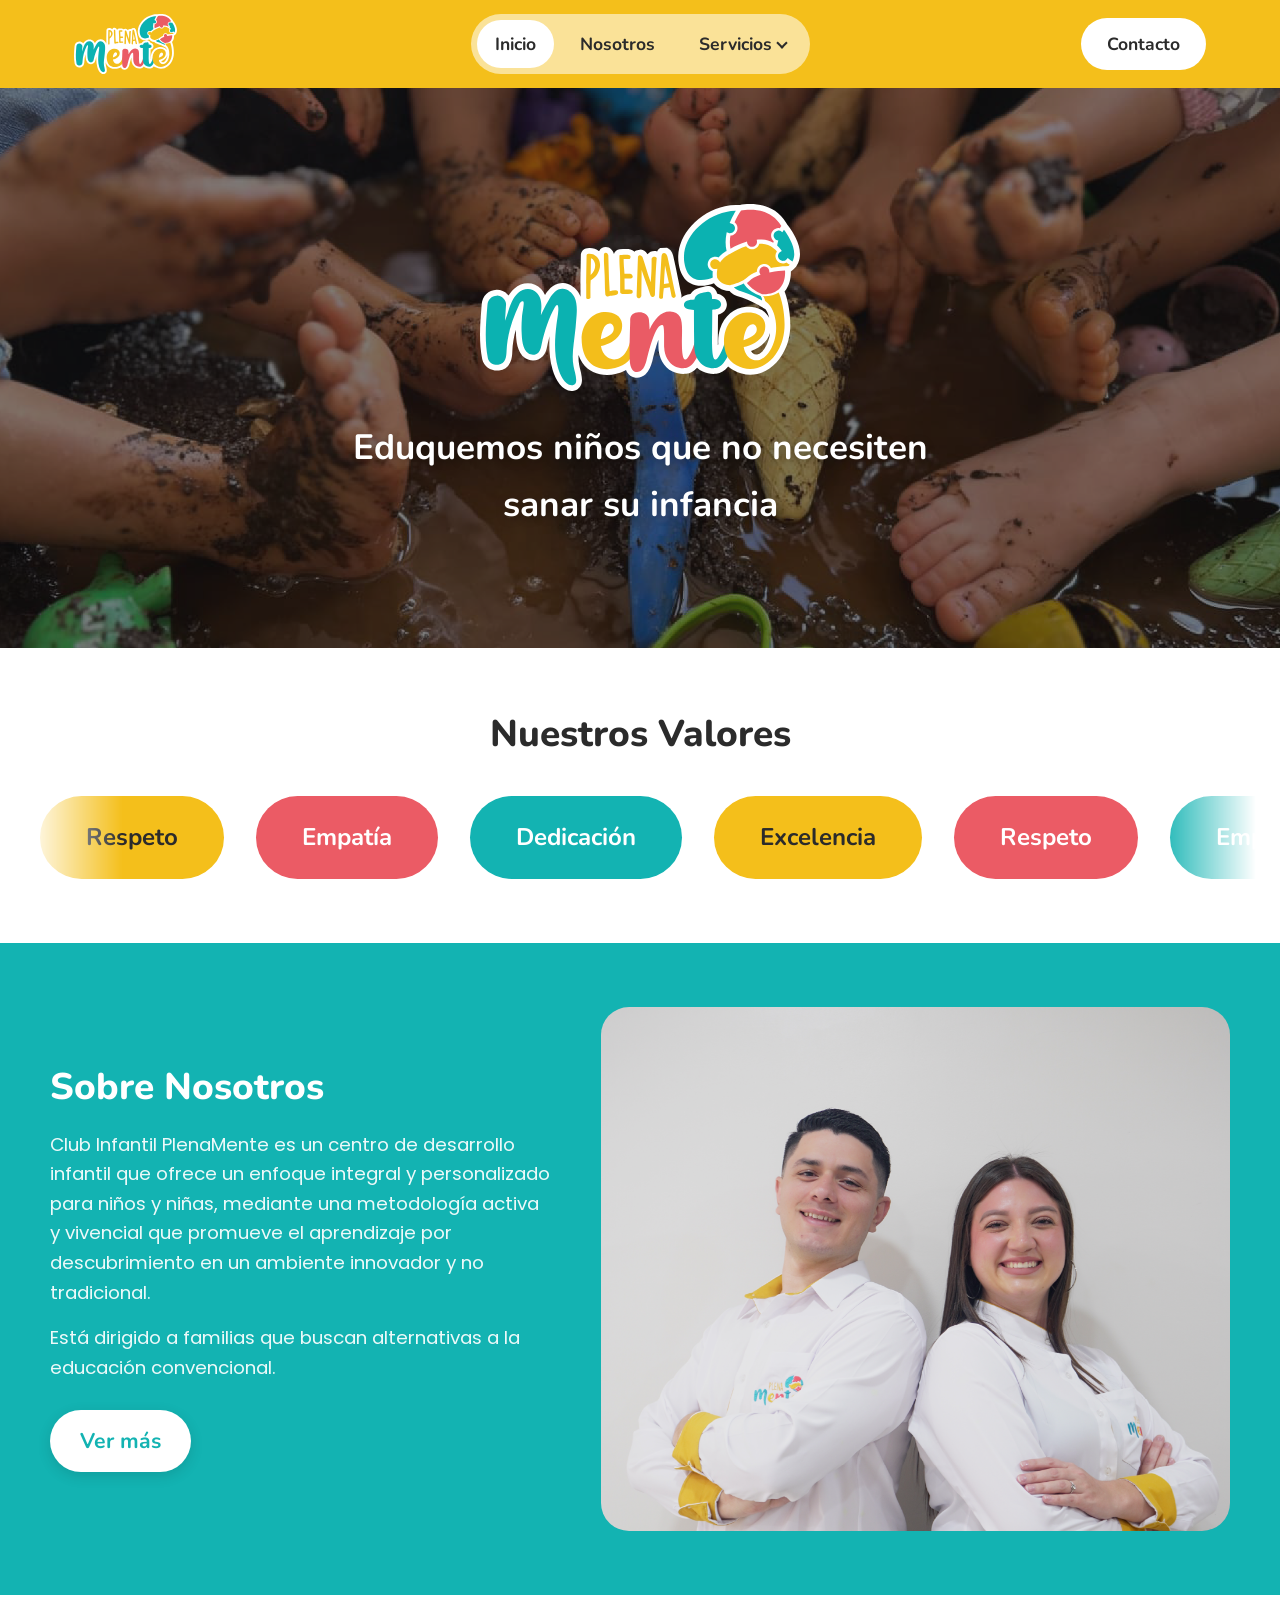
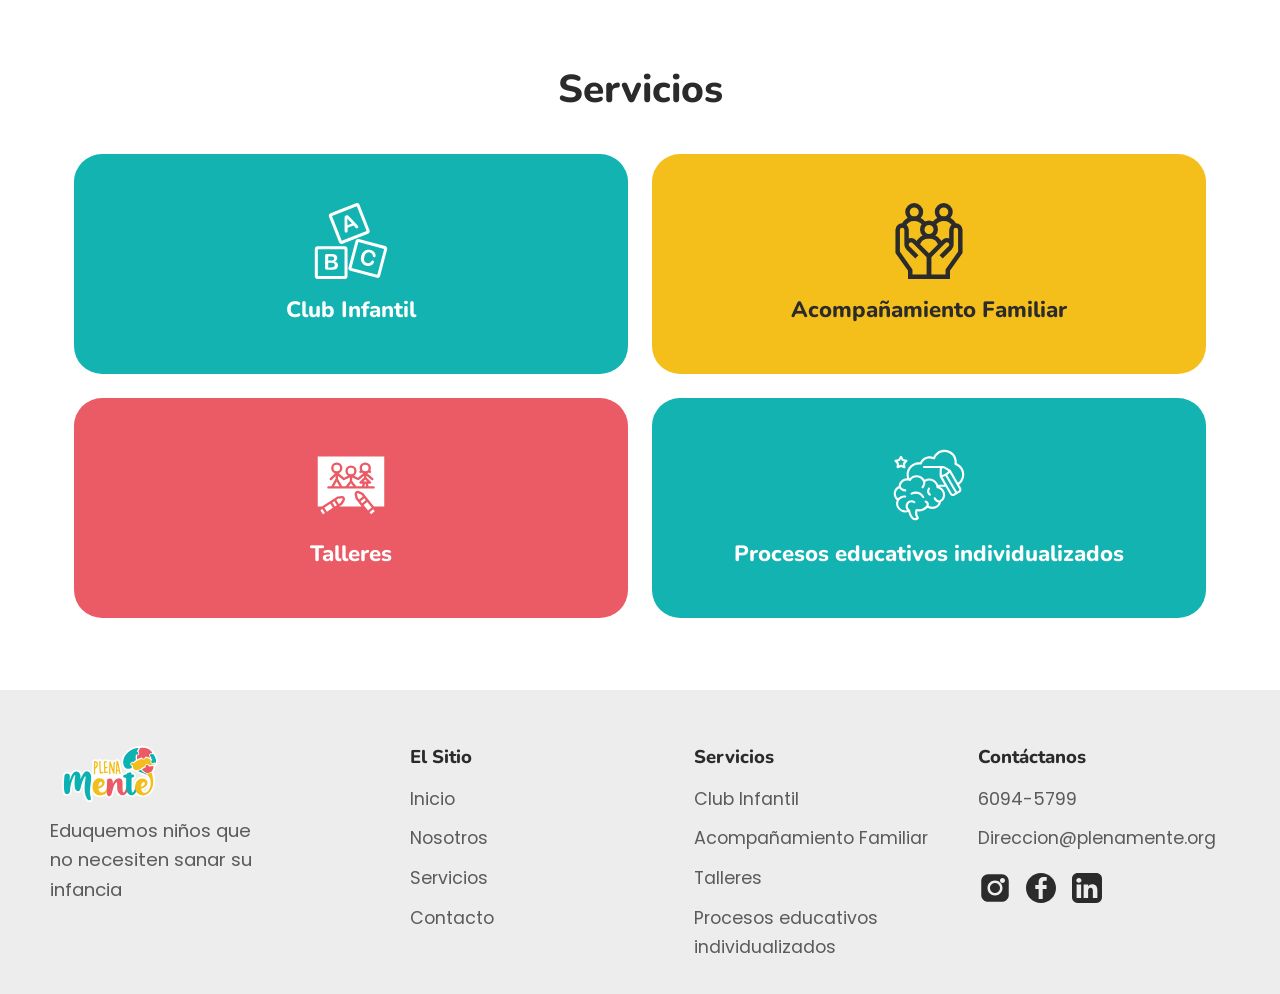
<file: index.html>
<!DOCTYPE html>
<html lang="es">
<head>
  <meta charset="UTF-8">
  <meta name="viewport" content="width=device-width, initial-scale=1.0">
  <title>Club Infantil PlenaMente | Inicio</title>
  <meta name="description" content="Club Infantil PlenaMente: un centro de desarrollo infantil con enfoque integral, personalizado y una metodología activa y vivencial.">

  <!-- Tipografías: Nunito (títulos) y Poppins (cuerpo de texto) -->
  <link rel="preconnect" href="https://fonts.googleapis.com">
  <link rel="preconnect" href="https://fonts.gstatic.com" crossorigin>
  <link href="https://fonts.googleapis.com/css2?family=Nunito:wght@600;700;800&family=Poppins:wght@400;600;700&display=swap" rel="stylesheet">

  <!-- Hoja de estilos general del sitio -->
  <link rel="stylesheet" href="css/styles.css">
</head>
<body>

  <!-- ============================================= -->
  <!-- HEADER / MENÚ PRINCIPAL — se repite en todas las páginas -->
  <!-- ============================================= -->
  <header class="site-header">
    <div class="site-header__inner">

      <!-- Logo: enlaza siempre a Inicio -->
      <a href="index.html" class="site-header__logo" aria-label="Ir a Inicio - Club Infantil PlenaMente">
        <img src="assets/img/logo-plenamente.svg" alt="Logo Club Infantil PlenaMente" width="140" height="82">
      </a>

      <!-- Botón hamburguesa (solo visible en móvil) -->
      <button class="nav-toggle" id="navToggle" aria-expanded="false" aria-controls="primaryNav" aria-label="Abrir menú de navegación">
        <span class="nav-toggle__bar"></span>
        <span class="nav-toggle__bar"></span>
        <span class="nav-toggle__bar"></span>
      </button>

      <!-- Navegación principal -->
      <nav class="primary-nav" id="primaryNav">
        <ul class="primary-nav__list">
          <li class="primary-nav__item">
            <a href="index.html" class="primary-nav__link is-active">Inicio</a>
          </li>
          <li class="primary-nav__item">
            <a href="nosotros.html" class="primary-nav__link">Nosotros</a>
          </li>

          <!-- Servicios: no navega directo, despliega submenú con las 4 subpáginas -->
          <li class="primary-nav__item primary-nav__item--dropdown">
            <button class="primary-nav__link primary-nav__link--dropdown" id="serviciosToggle" aria-expanded="false" aria-controls="serviciosMenu">
              Servicios
              <span class="primary-nav__chevron" aria-hidden="true"></span>
            </button>
            <ul class="dropdown-menu" id="serviciosMenu">
              <li><a href="servicios-club-infantil.html" class="dropdown-menu__link">Club Infantil</a></li>
              <li><a href="servicios-acompanamiento-familiar.html" class="dropdown-menu__link">Acompañamiento Familiar</a></li>
              <li><a href="servicios-talleres.html" class="dropdown-menu__link">Talleres</a></li>
              <li><a href="servicios-procesos-educativos.html" class="dropdown-menu__link">Procesos educativos individualizados</a></li>
            </ul>
          </li>
        </ul>
      </nav>

      <!-- Botón de contacto, separado de la navegación principal -->
      <a href="contacto.html" class="btn-contacto">Contacto</a>
    </div>
  </header>

  <main>

    <!-- ============================================= -->
    <!-- HERO — panel principal con logo y slogan -->
    <!-- ============================================= -->
    <section class="hero">
      <div class="hero__overlay"></div>
      <div class="hero__content">
        <img src="assets/img/logo-plenamente.svg" alt="Logo Club Infantil PlenaMente" class="hero__logo" width="320" height="187">
        <p class="hero__slogan">Eduquemos niños que no necesiten sanar su infancia</p>
      </div>
    </section>

    <!-- ============================================= -->
    <!-- NUESTROS VALORES — carrusel en bucle -->
    <!-- ============================================= -->
    <section class="valores" aria-label="Nuestros valores">
      <h2 class="valores__title">Nuestros Valores</h2>

      <div class="valores__marquee">
        <!--
          Cada pista repite los 4 valores 3 veces seguidas (12 casillas).
          Esto asegura que la franja sea más ancha que la pantalla más grande,
          para que durante el desplazamiento SIEMPRE haya casillas cubriendo
          de lado a lado, sin dejar espacio vacío. La segunda pista es una
          copia idéntica para que el bucle se vea continuo, sin cortes.
        -->
        <ul class="valores__track">
          <li class="valor-pill valor-pill--yellow">Respeto</li>
          <li class="valor-pill valor-pill--red">Empatía</li>
          <li class="valor-pill valor-pill--teal">Dedicación</li>
          <li class="valor-pill valor-pill--yellow">Excelencia</li>
          <li class="valor-pill valor-pill--red">Respeto</li>
          <li class="valor-pill valor-pill--teal">Empatía</li>
          <li class="valor-pill valor-pill--yellow">Dedicación</li>
          <li class="valor-pill valor-pill--red">Excelencia</li>
          <li class="valor-pill valor-pill--teal">Respeto</li>
          <li class="valor-pill valor-pill--yellow">Empatía</li>
          <li class="valor-pill valor-pill--red">Dedicación</li>
          <li class="valor-pill valor-pill--teal">Excelencia</li>
        </ul>
        <ul class="valores__track" aria-hidden="true">
          <li class="valor-pill valor-pill--yellow">Respeto</li>
          <li class="valor-pill valor-pill--red">Empatía</li>
          <li class="valor-pill valor-pill--teal">Dedicación</li>
          <li class="valor-pill valor-pill--yellow">Excelencia</li>
          <li class="valor-pill valor-pill--red">Respeto</li>
          <li class="valor-pill valor-pill--teal">Empatía</li>
          <li class="valor-pill valor-pill--yellow">Dedicación</li>
          <li class="valor-pill valor-pill--red">Excelencia</li>
          <li class="valor-pill valor-pill--teal">Respeto</li>
          <li class="valor-pill valor-pill--yellow">Empatía</li>
          <li class="valor-pill valor-pill--red">Dedicación</li>
          <li class="valor-pill valor-pill--teal">Excelencia</li>
        </ul>
      </div>
    </section>

    <!-- ============================================= -->
    <!-- SOBRE NOSOTROS — card con texto + imagen -->
    <!-- ============================================= -->
    <section class="sobre-nosotros">
      <div class="sobre-nosotros__inner">
        <div class="sobre-nosotros__text">
          <h2 class="sobre-nosotros__title">Sobre Nosotros</h2>
          <p>
            Club Infantil PlenaMente es un centro de desarrollo infantil que ofrece un enfoque
            integral y personalizado para niños y niñas, mediante una metodología activa y
            vivencial que promueve el aprendizaje por descubrimiento en un ambiente innovador
            y no tradicional.
          </p>
          <p>
            Está dirigido a familias que buscan alternativas a la educación convencional.
          </p>
          <a href="nosotros.html" class="btn-ver-mas">Ver más</a>
        </div>

        <img src="assets/img/inicio/IMG_-_SOBRE_NOSOTROS_INICIO.webp" alt="Equipo de Club Infantil PlenaMente" class="sobre-nosotros__img" style="object-position: top;">
      </div>
    </section>

    <!-- ============================================= -->
    <!-- SERVICIOS — grid de 4 cards -->
    <!-- ============================================= -->
    <section class="servicios">
      <h2 class="servicios__title">Servicios</h2>

      <div class="servicios__grid">
        <!--
          Cada card lleva un ícono centrado arriba del título.
          Los íconos están en assets/img/iconos/ y el color va definido
          dentro de cada archivo .svg: blancos para las cards turquesa y
          rosada, y negro para la card amarilla (Acompañamiento Familiar).
          Para cambiar un ícono, basta con reemplazar su archivo .svg
          manteniendo el mismo nombre.
        -->
        <a href="servicios-club-infantil.html" class="svc-card svc-card--teal">
          <img src="assets/img/iconos/icono-club-infantil.svg" alt="" class="svc-card__icon" width="76" height="76">
          <h3 class="svc-card__title">Club Infantil</h3>
        </a>

        <a href="servicios-acompanamiento-familiar.html" class="svc-card svc-card--yellow">
          <img src="assets/img/iconos/icono-acompanamiento-familiar.svg" alt="" class="svc-card__icon" width="76" height="76">
          <h3 class="svc-card__title">Acompañamiento Familiar</h3>
        </a>

        <a href="servicios-talleres.html" class="svc-card svc-card--red">
          <img src="assets/img/iconos/icono-talleres.svg" alt="" class="svc-card__icon" width="76" height="76">
          <h3 class="svc-card__title">Talleres</h3>
        </a>

        <a href="servicios-procesos-educativos.html" class="svc-card svc-card--teal">
          <img src="assets/img/iconos/icono-procesos-educativos.svg" alt="" class="svc-card__icon" width="76" height="76">
          <h3 class="svc-card__title">Procesos educativos individualizados</h3>
        </a>
      </div>
    </section>

  </main>

  <!-- ============================================= -->
  <!-- FOOTER — se repite en todas las páginas -->
  <!-- ============================================= -->
  <footer class="site-footer">
    <div class="site-footer__inner">

      <div class="site-footer__brand">
        <img src="assets/img/logo-plenamente.svg" alt="Logo Club Infantil PlenaMente" width="120" height="70">
        <p>Eduquemos niños que no necesiten sanar su infancia</p>
      </div>

      <div class="site-footer__col">
        <h3 class="site-footer__heading">El Sitio</h3>
        <ul>
          <li><a href="index.html">Inicio</a></li>
          <li><a href="nosotros.html">Nosotros</a></li>
          <li><a href="#servicios-footer">Servicios</a></li>
          <li><a href="contacto.html">Contacto</a></li>
        </ul>
      </div>

      <div class="site-footer__col" id="servicios-footer">
        <h3 class="site-footer__heading">Servicios</h3>
        <ul>
          <li><a href="servicios-club-infantil.html">Club Infantil</a></li>
          <li><a href="servicios-acompanamiento-familiar.html">Acompañamiento Familiar</a></li>
          <li><a href="servicios-talleres.html">Talleres</a></li>
          <li><a href="servicios-procesos-educativos.html">Procesos educativos individualizados</a></li>
        </ul>
      </div>

      <div class="site-footer__col">
        <h3 class="site-footer__heading">Contáctanos</h3>
        <ul>
          <!-- Teléfono y correo oficiales del centro -->
          <li><a href="tel:+50660945799">6094-5799</a></li>
          <li><a href="mailto:Direccion@plenamente.org">Direccion@plenamente.org</a></li>
        </ul>
        <div class="site-footer__social">
          <!-- Enlaces a redes sociales (abren en otra pestaña). LinkedIn sigue pendiente: reemplazar "#" por su enlace real -->
          <a href="https://www.instagram.com/centroinfantilplena_mente/" target="_blank" rel="noopener" aria-label="Instagram de PlenaMente" class="social-icon">
            <img src="assets/img/iconos/redes/icono-instagram.svg" alt="" width="30" height="30">
          </a>
          <a href="https://www.facebook.com/share/14mqDVATnv8/" target="_blank" rel="noopener" aria-label="Facebook de PlenaMente" class="social-icon">
            <img src="assets/img/iconos/redes/icono-facebook.svg" alt="" width="30" height="30">
          </a>
          <a href="#" aria-label="LinkedIn de PlenaMente" class="social-icon">
            <img src="assets/img/iconos/redes/icono-linkedin.svg" alt="" width="30" height="30">
          </a>
        </div>
      </div>

    </div>
  </footer>

  <!-- Script del sitio: dropdown de Servicios, menú móvil y carrusel de valores -->
  <script src="js/main.js"></script>
</body>
</html>
</file>
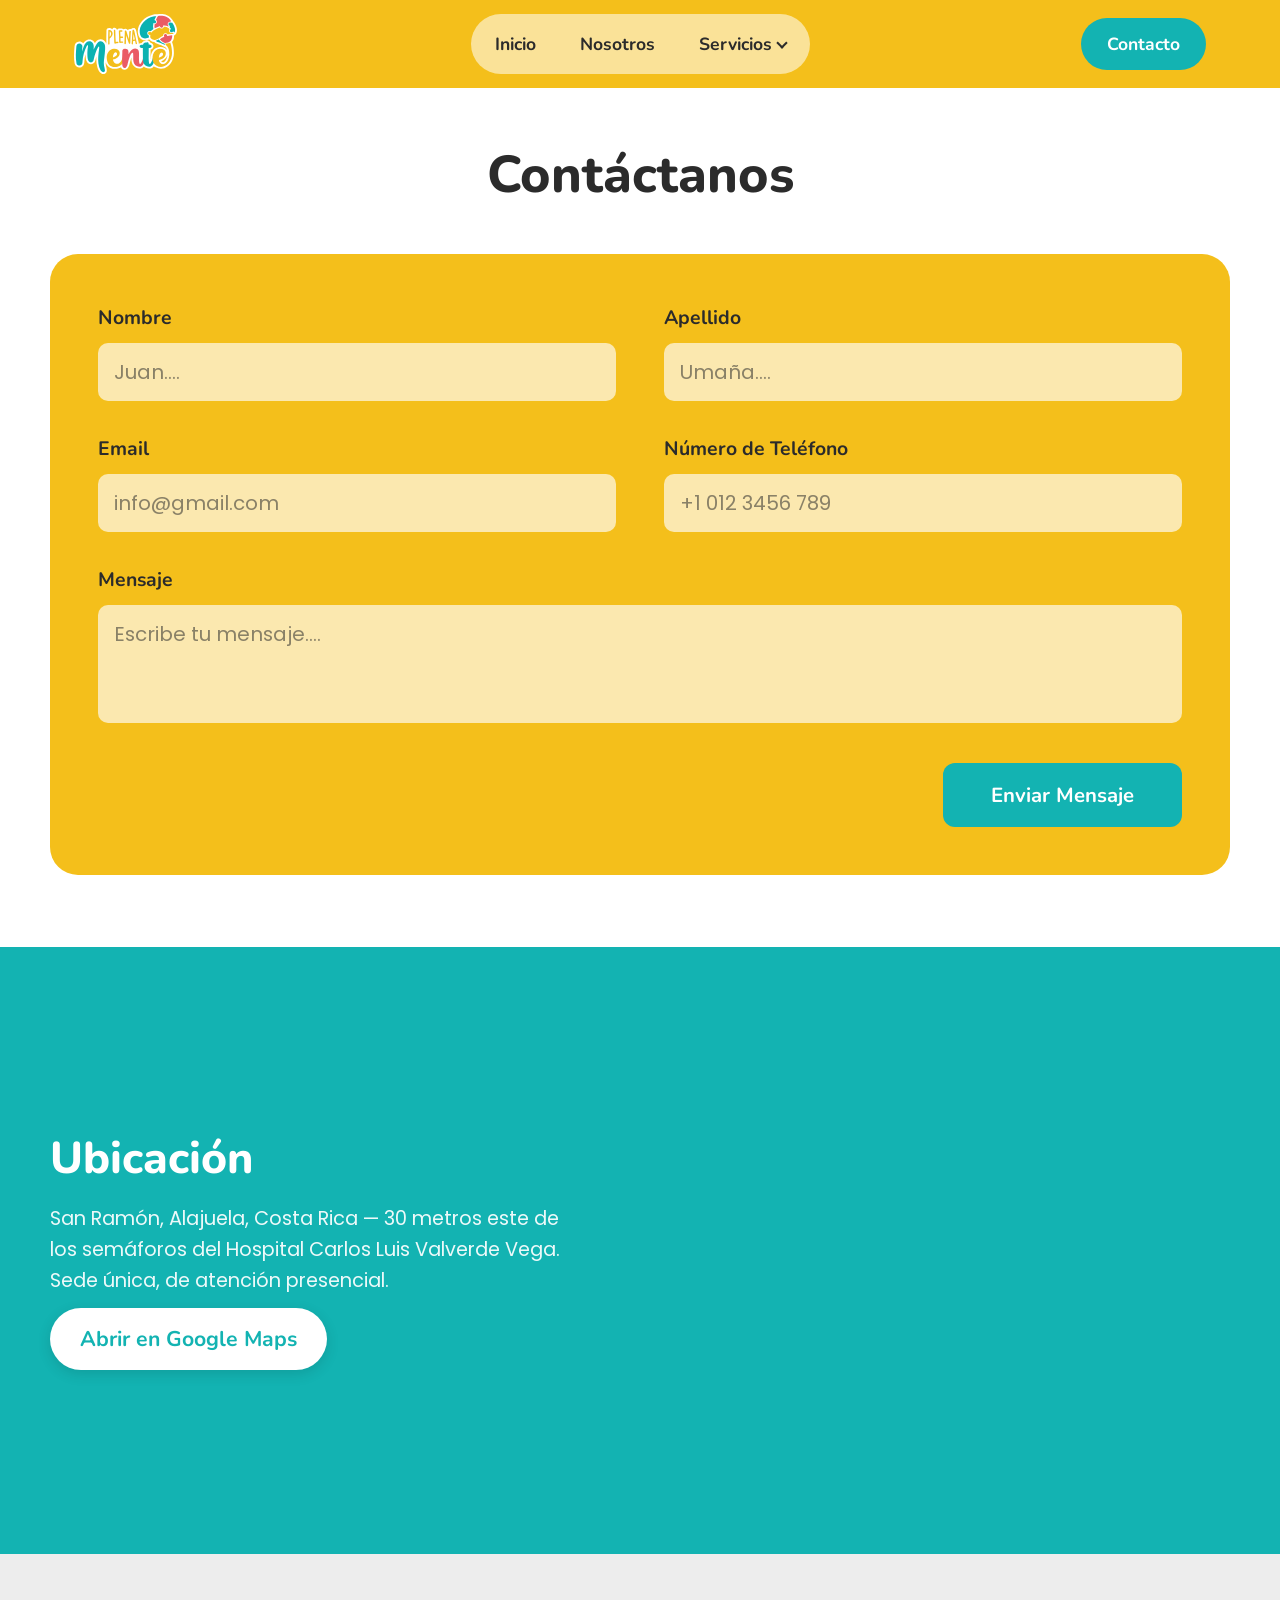
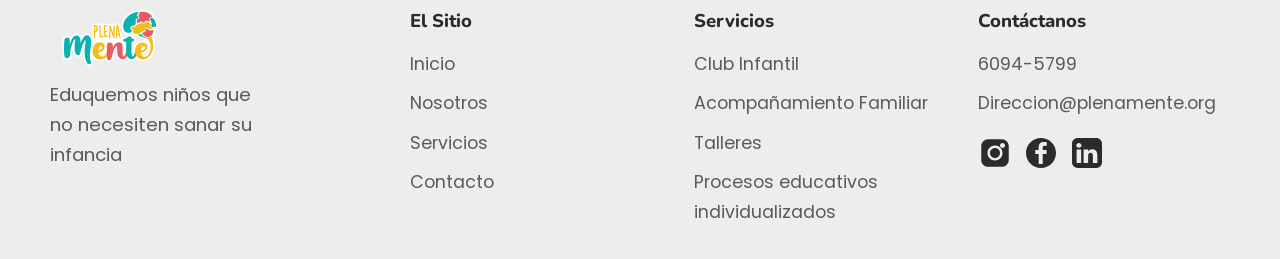
<file: contacto.html>
<!DOCTYPE html>
<html lang="es">
<head>
  <meta charset="UTF-8">
  <meta name="viewport" content="width=device-width, initial-scale=1.0">
  <title>Club Infantil PlenaMente | Contacto</title>
  <meta name="description" content="Contáctanos y encuentra la ubicación de Club Infantil PlenaMente en San Ramón, Alajuela.">

  <link rel="preconnect" href="https://fonts.googleapis.com">
  <link rel="preconnect" href="https://fonts.gstatic.com" crossorigin>
  <link href="https://fonts.googleapis.com/css2?family=Nunito:wght@600;700;800&family=Poppins:wght@400;600;700&display=swap" rel="stylesheet">

  <link rel="stylesheet" href="css/styles.css">
</head>
<body>

  <!-- ============================================= -->
  <!-- HEADER — idéntico en todas las páginas -->
  <!-- ============================================= -->
  <header class="site-header">
    <div class="site-header__inner">
      <a href="index.html" class="site-header__logo" aria-label="Ir a Inicio - Club Infantil PlenaMente">
        <img src="assets/img/logo-plenamente.svg" alt="Logo Club Infantil PlenaMente" width="140" height="82">
      </a>

      <button class="nav-toggle" id="navToggle" aria-expanded="false" aria-controls="primaryNav" aria-label="Abrir menú de navegación">
        <span class="nav-toggle__bar"></span>
        <span class="nav-toggle__bar"></span>
        <span class="nav-toggle__bar"></span>
      </button>

      <nav class="primary-nav" id="primaryNav">
        <ul class="primary-nav__list">
          <li class="primary-nav__item">
            <a href="index.html" class="primary-nav__link">Inicio</a>
          </li>
          <li class="primary-nav__item">
            <a href="nosotros.html" class="primary-nav__link">Nosotros</a>
          </li>
          <li class="primary-nav__item primary-nav__item--dropdown">
            <button class="primary-nav__link primary-nav__link--dropdown" id="serviciosToggle" aria-expanded="false" aria-controls="serviciosMenu">
              Servicios
              <span class="primary-nav__chevron" aria-hidden="true"></span>
            </button>
            <ul class="dropdown-menu" id="serviciosMenu">
              <li><a href="servicios-club-infantil.html" class="dropdown-menu__link">Club Infantil</a></li>
              <li><a href="servicios-acompanamiento-familiar.html" class="dropdown-menu__link">Acompañamiento Familiar</a></li>
              <li><a href="servicios-talleres.html" class="dropdown-menu__link">Talleres</a></li>
              <li><a href="servicios-procesos-educativos.html" class="dropdown-menu__link">Procesos educativos individualizados</a></li>
            </ul>
          </li>
        </ul>
      </nav>

      <a href="contacto.html" class="btn-contacto is-active">Contacto</a>
    </div>
  </header>

  <main>

    <!-- ============================================= -->
    <!-- TÍTULO DE PÁGINA -->
    <!-- ============================================= -->
    <section class="page-title">
      <h1 class="page-title__text">Contáctanos</h1>
    </section>

    <!-- ============================================= -->
    <!-- FORMULARIO DE CONTACTO — fondo rojo/salmón -->
    <!-- ============================================= -->
    <section class="contacto-form">
      <div class="contacto-form__panel">
        <!--
          NOTA: por ahora este formulario es solo visual.
          Cuando definamos el servicio de envío (EmailJS, Formspree, backend
          propio, etc.) se conecta aquí mismo, en el atributo "action" o
          desde js/main.js, sin tener que rehacer el diseño.
        -->
        <form class="form-grid" id="contactoForm">
          <div class="form-field">
            <label for="nombre">Nombre</label>
            <input type="text" id="nombre" name="nombre" placeholder="Juan...." required>
          </div>

          <div class="form-field">
            <label for="apellido">Apellido</label>
            <input type="text" id="apellido" name="apellido" placeholder="Umaña...." required>
          </div>

          <div class="form-field">
            <label for="email">Email</label>
            <input type="email" id="email" name="email" placeholder="info@gmail.com" required>
          </div>

          <div class="form-field">
            <label for="telefono">Número de Teléfono</label>
            <input type="tel" id="telefono" name="telefono" placeholder="+1 012 3456 789">
          </div>

          <div class="form-field form-field--full">
            <label for="mensaje">Mensaje</label>
            <textarea id="mensaje" name="mensaje" rows="3" placeholder="Escribe tu mensaje...." required></textarea>
          </div>

          <div class="form-field--full form-field--submit">
            <button type="submit" class="btn-enviar">Enviar Mensaje</button>
          </div>
        </form>
      </div>
    </section>

    <!-- ============================================= -->
    <!-- UBICACIÓN — fondo turquesa + espacio para Google Maps -->
    <!-- ============================================= -->
    <section class="ubicacion">
      <div class="ubicacion__inner">
        <div class="ubicacion__text">
          <h2 class="ubicacion__title">Ubicación</h2>
          <p>
            San Ramón, Alajuela, Costa Rica — 30 metros este de los semáforos
            del Hospital Carlos Luis Valverde Vega. Sede única, de atención presencial.
          </p>
          <!-- Enlace a la ubicación exacta en Google Maps (abre en otra pestaña) -->
          <a href="https://maps.app.goo.gl/Uy9wxUUZq8J1YTw37" class="btn-ver-mas" target="_blank" rel="noopener">Abrir en Google Maps</a>
        </div>

        <!--
          MAPA DE GOOGLE MAPS (previsualización)
          Muestra la ficha de "PlenaMente | Centro Infantil Integral" en San Ramón.
          Para cambiar la ubicación, basta con cambiar el texto después de "q="
          en el src (los espacios se escriben como "+").
          El contenedor .ubicacion__map le da el tamaño y los bordes redondeados.
        -->
        <div class="ubicacion__map">
          <iframe class="ubicacion__map-iframe"
            src="https://maps.google.com/maps?q=PlenaMente+Centro+Infantil+Integral,+San+Ram%C3%B3n,+Alajuela,+Costa+Rica&z=17&output=embed"
            title="Mapa de ubicación de Club Infantil PlenaMente"
            allowfullscreen loading="lazy"
            referrerpolicy="no-referrer-when-downgrade"></iframe>
        </div>
      </div>
    </section>

  </main>

  <!-- ============================================= -->
  <!-- FOOTER — idéntico en todas las páginas -->
  <!-- ============================================= -->
  <footer class="site-footer">
    <div class="site-footer__inner">
      <div class="site-footer__brand">
        <img src="assets/img/logo-plenamente.svg" alt="Logo Club Infantil PlenaMente" width="120" height="70">
        <p>Eduquemos niños que no necesiten sanar su infancia</p>
      </div>

      <div class="site-footer__col">
        <h3 class="site-footer__heading">El Sitio</h3>
        <ul>
          <li><a href="index.html">Inicio</a></li>
          <li><a href="nosotros.html">Nosotros</a></li>
          <li><a href="#servicios-footer">Servicios</a></li>
          <li><a href="contacto.html">Contacto</a></li>
        </ul>
      </div>

      <div class="site-footer__col" id="servicios-footer">
        <h3 class="site-footer__heading">Servicios</h3>
        <ul>
          <li><a href="servicios-club-infantil.html">Club Infantil</a></li>
          <li><a href="servicios-acompanamiento-familiar.html">Acompañamiento Familiar</a></li>
          <li><a href="servicios-talleres.html">Talleres</a></li>
          <li><a href="servicios-procesos-educativos.html">Procesos educativos individualizados</a></li>
        </ul>
      </div>

      <div class="site-footer__col">
        <h3 class="site-footer__heading">Contáctanos</h3>
        <ul>
          <li><a href="tel:+50660945799">6094-5799</a></li>
          <li><a href="mailto:Direccion@plenamente.org">Direccion@plenamente.org</a></li>
        </ul>
        <div class="site-footer__social">
          <a href="https://www.instagram.com/centroinfantilplena_mente/" target="_blank" rel="noopener" aria-label="Instagram de PlenaMente" class="social-icon">
            <img src="assets/img/iconos/redes/icono-instagram.svg" alt="" width="30" height="30">
          </a>
          <a href="https://www.facebook.com/share/14mqDVATnv8/" target="_blank" rel="noopener" aria-label="Facebook de PlenaMente" class="social-icon">
            <img src="assets/img/iconos/redes/icono-facebook.svg" alt="" width="30" height="30">
          </a>
          <a href="#" aria-label="LinkedIn de PlenaMente" class="social-icon">
            <img src="assets/img/iconos/redes/icono-linkedin.svg" alt="" width="30" height="30">
          </a>
        </div>
      </div>
    </div>
  </footer>

  <script src="js/main.js"></script>
</body>
</html>
</file>
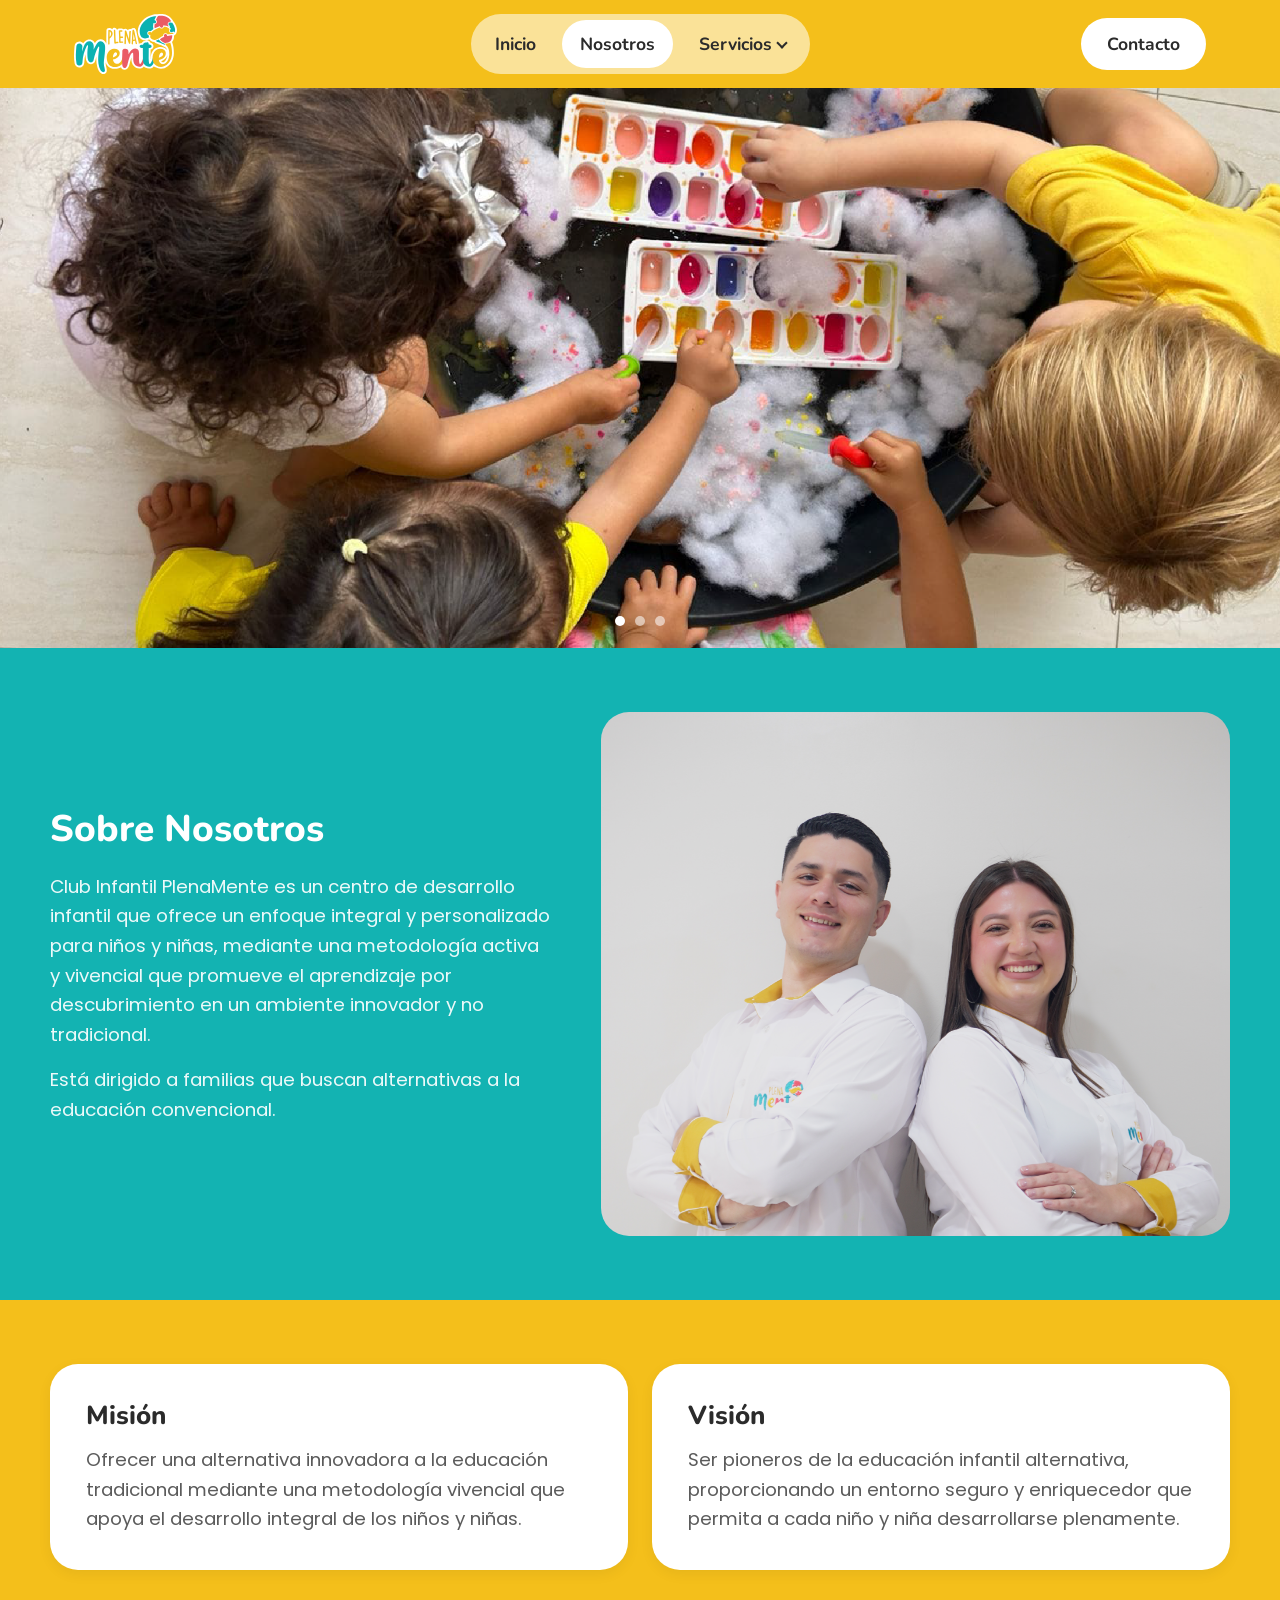
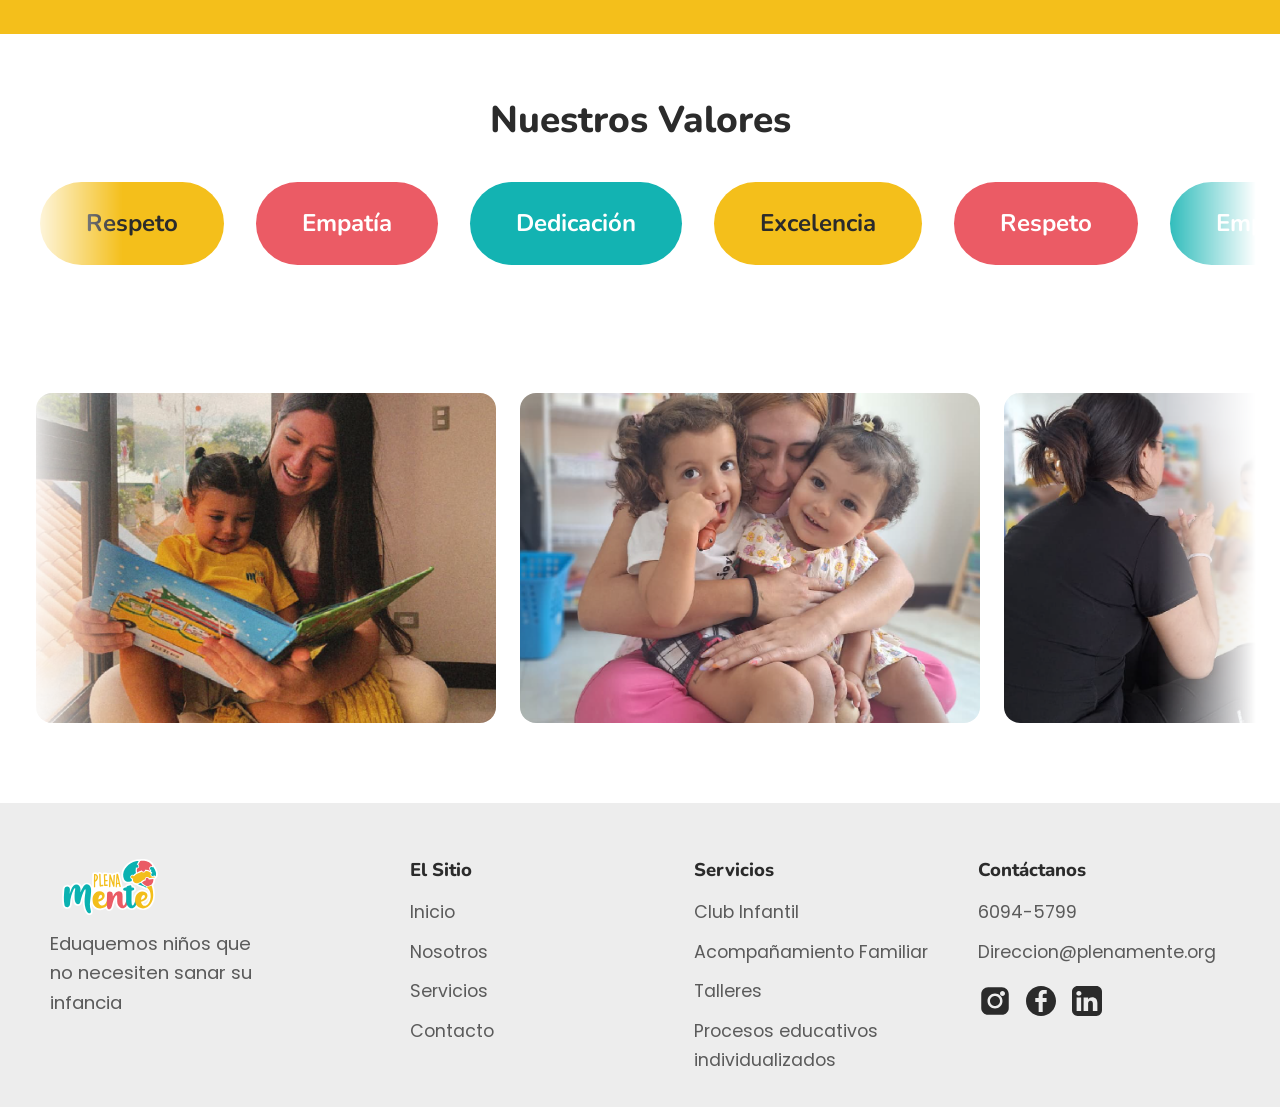
<file: nosotros.html>
<!DOCTYPE html>
<html lang="es">
<head>
  <meta charset="UTF-8">
  <meta name="viewport" content="width=device-width, initial-scale=1.0">
  <title>Club Infantil PlenaMente | Sobre Nosotros</title>
  <meta name="description" content="Conoce la misión, visión, valores e historia de Club Infantil PlenaMente.">

  <link rel="preconnect" href="https://fonts.googleapis.com">
  <link rel="preconnect" href="https://fonts.gstatic.com" crossorigin>
  <link href="https://fonts.googleapis.com/css2?family=Nunito:wght@600;700;800&family=Poppins:wght@400;600;700&display=swap" rel="stylesheet">

  <link rel="stylesheet" href="css/styles.css">
</head>
<body>

  <!-- ============================================= -->
  <!-- HEADER — idéntico en todas las páginas -->
  <!-- ============================================= -->
  <header class="site-header">
    <div class="site-header__inner">
      <a href="index.html" class="site-header__logo" aria-label="Ir a Inicio - Club Infantil PlenaMente">
        <img src="assets/img/logo-plenamente.svg" alt="Logo Club Infantil PlenaMente" width="140" height="82">
      </a>

      <button class="nav-toggle" id="navToggle" aria-expanded="false" aria-controls="primaryNav" aria-label="Abrir menú de navegación">
        <span class="nav-toggle__bar"></span>
        <span class="nav-toggle__bar"></span>
        <span class="nav-toggle__bar"></span>
      </button>

      <nav class="primary-nav" id="primaryNav">
        <ul class="primary-nav__list">
          <li class="primary-nav__item">
            <a href="index.html" class="primary-nav__link">Inicio</a>
          </li>
          <li class="primary-nav__item">
            <a href="nosotros.html" class="primary-nav__link is-active">Nosotros</a>
          </li>
          <li class="primary-nav__item primary-nav__item--dropdown">
            <button class="primary-nav__link primary-nav__link--dropdown" id="serviciosToggle" aria-expanded="false" aria-controls="serviciosMenu">
              Servicios
              <span class="primary-nav__chevron" aria-hidden="true"></span>
            </button>
            <ul class="dropdown-menu" id="serviciosMenu">
              <li><a href="servicios-club-infantil.html" class="dropdown-menu__link">Club Infantil</a></li>
              <li><a href="servicios-acompanamiento-familiar.html" class="dropdown-menu__link">Acompañamiento Familiar</a></li>
              <li><a href="servicios-talleres.html" class="dropdown-menu__link">Talleres</a></li>
              <li><a href="servicios-procesos-educativos.html" class="dropdown-menu__link">Procesos educativos individualizados</a></li>
            </ul>
          </li>
        </ul>
      </nav>

      <a href="contacto.html" class="btn-contacto">Contacto</a>
    </div>
  </header>

  <main>

    <!-- ============================================= -->
    <!-- BANNER — carrusel de imágenes (autoplay) -->
    <!-- ============================================= -->
    <section class="hero hero--carousel" aria-label="Galería de imágenes de PlenaMente">
      <div class="carousel" id="heroCarousel">
        <div class="carousel__slide is-active">
          <img src="assets/img/nosotros/IMG_-_SOBRE_NOSOTROS_CARRUSEL_.webp" alt="Niños y niñas en Club Infantil PlenaMente" class="carousel__img">
        </div>
        <div class="carousel__slide">
          <img src="assets/img/nosotros/IMG_-_SOBRE_NOSOTROS_CARRUSEL__copia.webp" alt="Actividades en Club Infantil PlenaMente" class="carousel__img">
        </div>
        <div class="carousel__slide">
          <img src="assets/img/nosotros/IMG_-_SOBRE_NOSOTROS_CARRUSEL__copia_2.webp" alt="Espacios de Club Infantil PlenaMente" class="carousel__img">
        </div>

        <div class="carousel__dots" id="heroCarouselDots"></div>
      </div>
    </section>

    <!-- ============================================= -->
    <!-- SOBRE NOSOTROS — texto + imagen, fondo turquesa -->
    <!-- ============================================= -->
    <section class="sobre-nosotros">
      <div class="sobre-nosotros__inner">
        <div class="sobre-nosotros__text">
          <h2 class="sobre-nosotros__title">Sobre Nosotros</h2>
          <p>
            Club Infantil PlenaMente es un centro de desarrollo infantil que ofrece un enfoque
            integral y personalizado para niños y niñas, mediante una metodología activa y
            vivencial que promueve el aprendizaje por descubrimiento en un ambiente innovador
            y no tradicional.
          </p>
          <p>
            Está dirigido a familias que buscan alternativas a la educación convencional.
          </p>
        </div>

        <!-- Espacio para imagen de Sobre Nosotros (mismo criterio que en Inicio: ~820x680px) -->
        <img src="assets/img/nosotros/IMG_-_SOBRE_NOSOTROS.webp" alt="Niños y niñas en Club Infantil PlenaMente" class="sobre-nosotros__img" style="object-position: top;">
      </div>
    </section>

    <!-- ============================================= -->
    <!-- MISIÓN Y VISIÓN -->
    <!-- ============================================= -->
    <section class="mision-vision">
      <div class="mision-vision__grid">
        <div class="mv-card">
          <h3 class="mv-card__title">Misión</h3>
          <p>
            Ofrecer una alternativa innovadora a la educación tradicional mediante una
            metodología vivencial que apoya el desarrollo integral de los niños y niñas.
          </p>
        </div>
        <div class="mv-card">
          <h3 class="mv-card__title">Visión</h3>
          <p>
            Ser pioneros de la educación infantil alternativa, proporcionando un entorno
            seguro y enriquecedor que permita a cada niño y niña desarrollarse plenamente.
          </p>
        </div>
      </div>
    </section>

    <!-- ============================================= -->
    <!-- NUESTROS VALORES — idéntico al de Inicio -->
    <!-- ============================================= -->
    <section class="valores" aria-label="Nuestros valores">
      <h2 class="valores__title">Nuestros Valores</h2>

      <div class="valores__marquee">
        <ul class="valores__track">
          <li class="valor-pill valor-pill--yellow">Respeto</li>
          <li class="valor-pill valor-pill--red">Empatía</li>
          <li class="valor-pill valor-pill--teal">Dedicación</li>
          <li class="valor-pill valor-pill--yellow">Excelencia</li>
          <li class="valor-pill valor-pill--red">Respeto</li>
          <li class="valor-pill valor-pill--teal">Empatía</li>
          <li class="valor-pill valor-pill--yellow">Dedicación</li>
          <li class="valor-pill valor-pill--red">Excelencia</li>
          <li class="valor-pill valor-pill--teal">Respeto</li>
          <li class="valor-pill valor-pill--yellow">Empatía</li>
          <li class="valor-pill valor-pill--red">Dedicación</li>
          <li class="valor-pill valor-pill--teal">Excelencia</li>
        </ul>
        <ul class="valores__track" aria-hidden="true">
          <li class="valor-pill valor-pill--yellow">Respeto</li>
          <li class="valor-pill valor-pill--red">Empatía</li>
          <li class="valor-pill valor-pill--teal">Dedicación</li>
          <li class="valor-pill valor-pill--yellow">Excelencia</li>
          <li class="valor-pill valor-pill--red">Respeto</li>
          <li class="valor-pill valor-pill--teal">Empatía</li>
          <li class="valor-pill valor-pill--yellow">Dedicación</li>
          <li class="valor-pill valor-pill--red">Excelencia</li>
          <li class="valor-pill valor-pill--teal">Respeto</li>
          <li class="valor-pill valor-pill--yellow">Empatía</li>
          <li class="valor-pill valor-pill--red">Dedicación</li>
          <li class="valor-pill valor-pill--teal">Excelencia</li>
        </ul>
      </div>
    </section>

    <!-- ============================================= -->
    <!-- GALERÍA — franja de fotos en bucle, sentido contrario a Valores -->
    <!-- ============================================= -->
    <section class="galeria" aria-label="Galería de fotos de PlenaMente">
      <div class="galeria__marquee">
        <ul class="galeria__track">
          <li><img src="assets/img/nosotros/IMG_-_SOBRE_NOSOTROS_GALERIA.webp" alt="Foto de Club Infantil PlenaMente" class="galeria__foto-img"></li>
          <li><img src="assets/img/nosotros/IMG_-_SOBRE_NOSOTROS_GALERIA_1.webp" alt="Foto de Club Infantil PlenaMente" class="galeria__foto-img"></li>
          <li><img src="assets/img/nosotros/IMG_-_SOBRE_NOSOTROS_GALERIA_2.webp" alt="Foto de Club Infantil PlenaMente" class="galeria__foto-img"></li>
          <li><img src="assets/img/nosotros/IMG_-_SOBRE_NOSOTROS_GALERIA_3.webp" alt="Foto de Club Infantil PlenaMente" class="galeria__foto-img"></li>
        </ul>
        <ul class="galeria__track" aria-hidden="true">
          <li><img src="assets/img/nosotros/IMG_-_SOBRE_NOSOTROS_GALERIA.webp" alt="" class="galeria__foto-img"></li>
          <li><img src="assets/img/nosotros/IMG_-_SOBRE_NOSOTROS_GALERIA_1.webp" alt="" class="galeria__foto-img"></li>
          <li><img src="assets/img/nosotros/IMG_-_SOBRE_NOSOTROS_GALERIA_2.webp" alt="" class="galeria__foto-img"></li>
          <li><img src="assets/img/nosotros/IMG_-_SOBRE_NOSOTROS_GALERIA_3.webp" alt="" class="galeria__foto-img"></li>
        </ul>
      </div>
    </section>

  </main>

  <!-- ============================================= -->
  <!-- FOOTER — idéntico en todas las páginas -->
  <!-- ============================================= -->
  <footer class="site-footer">
    <div class="site-footer__inner">
      <div class="site-footer__brand">
        <img src="assets/img/logo-plenamente.svg" alt="Logo Club Infantil PlenaMente" width="120" height="70">
        <p>Eduquemos niños que no necesiten sanar su infancia</p>
      </div>

      <div class="site-footer__col">
        <h3 class="site-footer__heading">El Sitio</h3>
        <ul>
          <li><a href="index.html">Inicio</a></li>
          <li><a href="nosotros.html">Nosotros</a></li>
          <li><a href="#servicios-footer">Servicios</a></li>
          <li><a href="contacto.html">Contacto</a></li>
        </ul>
      </div>

      <div class="site-footer__col" id="servicios-footer">
        <h3 class="site-footer__heading">Servicios</h3>
        <ul>
          <li><a href="servicios-club-infantil.html">Club Infantil</a></li>
          <li><a href="servicios-acompanamiento-familiar.html">Acompañamiento Familiar</a></li>
          <li><a href="servicios-talleres.html">Talleres</a></li>
          <li><a href="servicios-procesos-educativos.html">Procesos educativos individualizados</a></li>
        </ul>
      </div>

      <div class="site-footer__col">
        <h3 class="site-footer__heading">Contáctanos</h3>
        <ul>
          <li><a href="tel:+50660945799">6094-5799</a></li>
          <li><a href="mailto:Direccion@plenamente.org">Direccion@plenamente.org</a></li>
        </ul>
        <div class="site-footer__social">
          <a href="https://www.instagram.com/centroinfantilplena_mente/" target="_blank" rel="noopener" aria-label="Instagram de PlenaMente" class="social-icon">
            <img src="assets/img/iconos/redes/icono-instagram.svg" alt="" width="30" height="30">
          </a>
          <a href="https://www.facebook.com/share/14mqDVATnv8/" target="_blank" rel="noopener" aria-label="Facebook de PlenaMente" class="social-icon">
            <img src="assets/img/iconos/redes/icono-facebook.svg" alt="" width="30" height="30">
          </a>
          <a href="#" aria-label="LinkedIn de PlenaMente" class="social-icon">
            <img src="assets/img/iconos/redes/icono-linkedin.svg" alt="" width="30" height="30">
          </a>
        </div>
      </div>
    </div>
  </footer>

  <script src="js/main.js"></script>
</body>
</html>
</file>
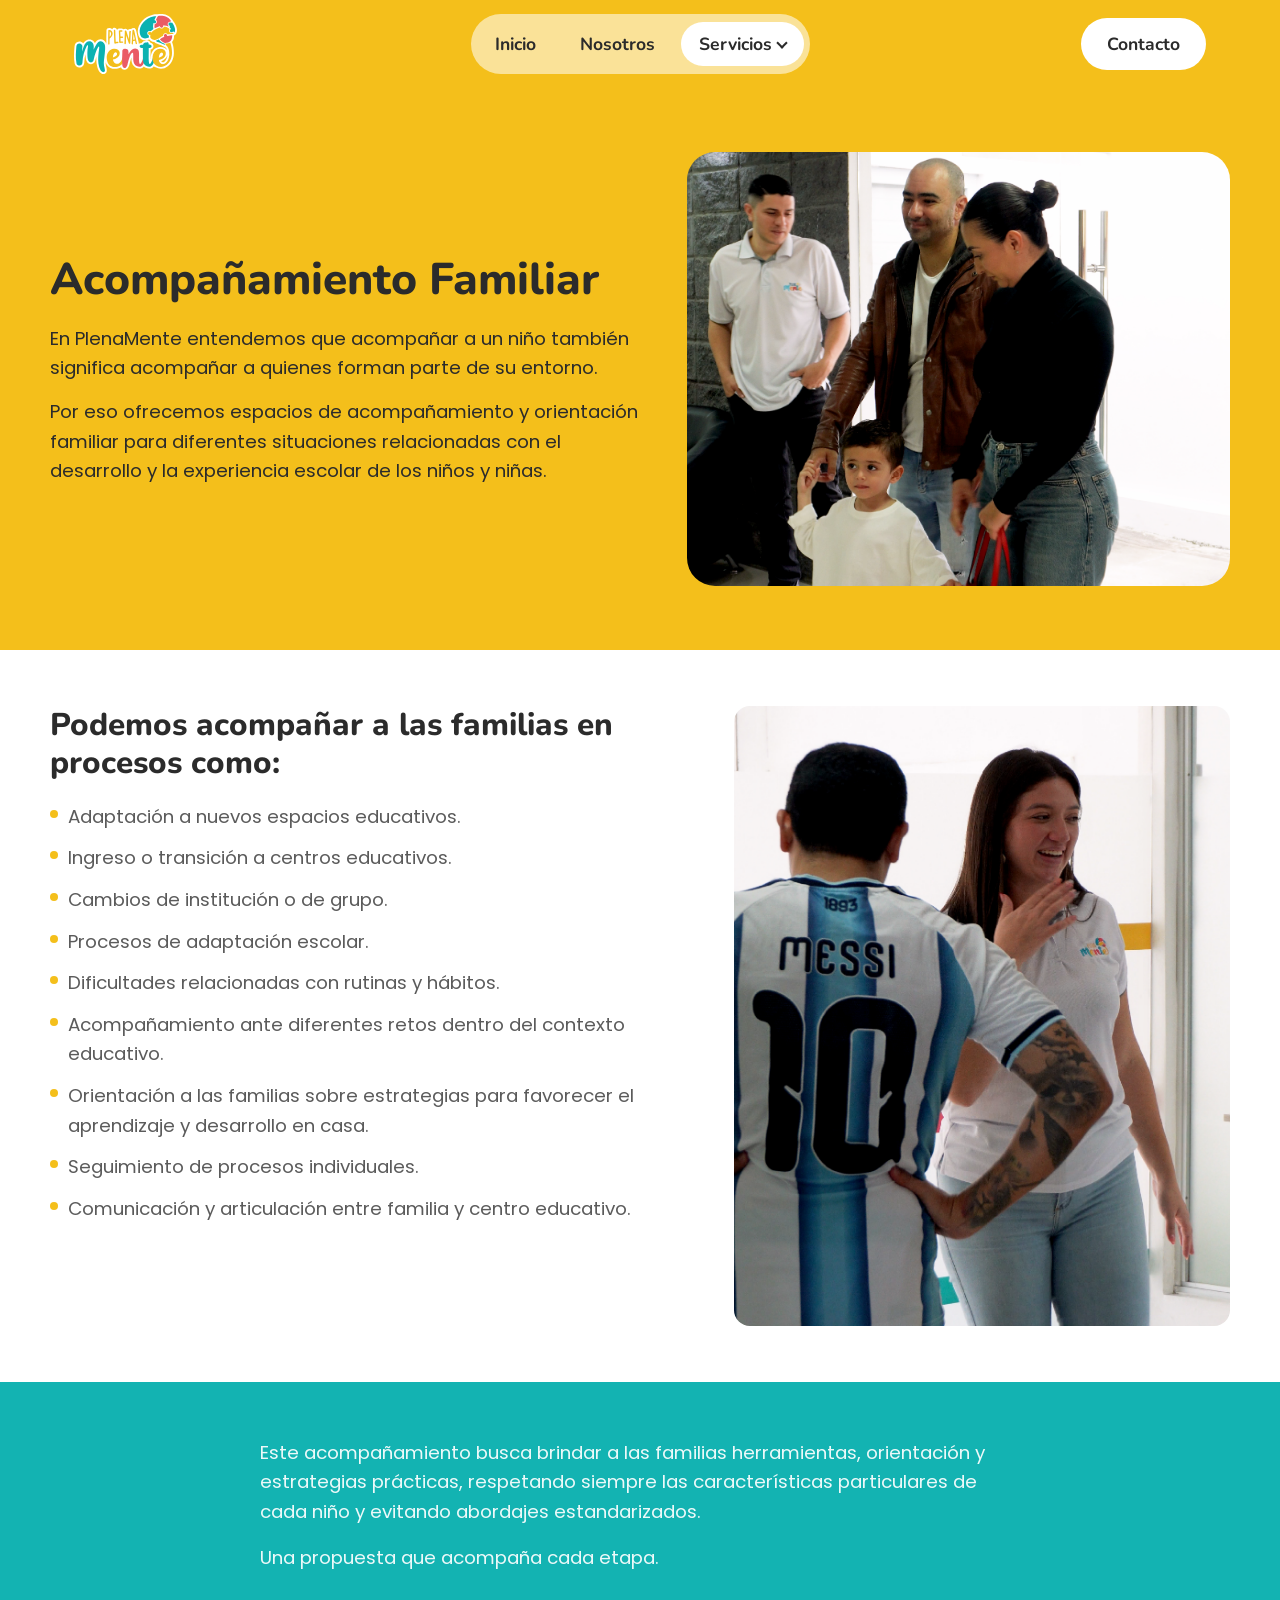
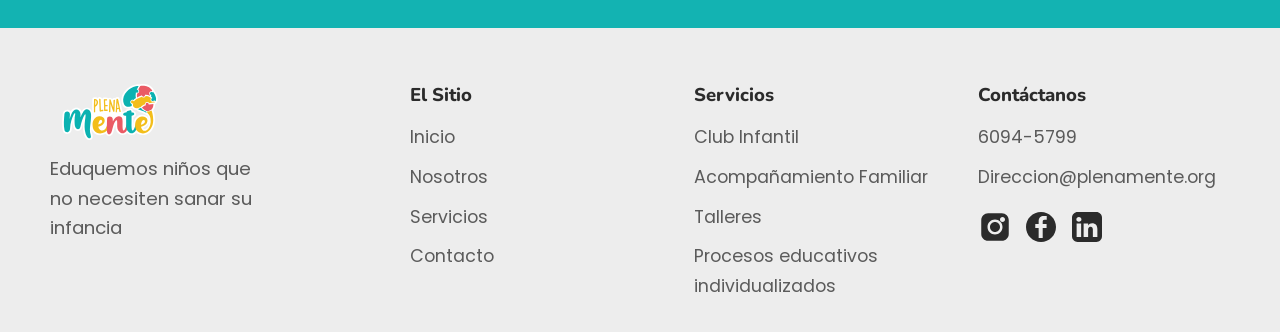
<file: servicios-acompanamiento-familiar.html>
<!DOCTYPE html>
<html lang="es">
<head>
  <meta charset="UTF-8">
  <meta name="viewport" content="width=device-width, initial-scale=1.0">
  <title>Acompañamiento Familiar | Club Infantil PlenaMente</title>
  <meta name="description" content="Espacios de acompañamiento y orientación familiar de Club Infantil PlenaMente.">

  <link rel="preconnect" href="https://fonts.googleapis.com">
  <link rel="preconnect" href="https://fonts.gstatic.com" crossorigin>
  <link href="https://fonts.googleapis.com/css2?family=Nunito:wght@600;700;800&family=Poppins:wght@400;600;700&display=swap" rel="stylesheet">

  <link rel="stylesheet" href="css/styles.css">
</head>
<body>

  <!-- HEADER — idéntico en todas las páginas -->
  <header class="site-header">
    <div class="site-header__inner">
      <a href="index.html" class="site-header__logo" aria-label="Ir a Inicio - Club Infantil PlenaMente">
        <img src="assets/img/logo-plenamente.svg" alt="Logo Club Infantil PlenaMente" width="140" height="82">
      </a>

      <button class="nav-toggle" id="navToggle" aria-expanded="false" aria-controls="primaryNav" aria-label="Abrir menú de navegación">
        <span class="nav-toggle__bar"></span>
        <span class="nav-toggle__bar"></span>
        <span class="nav-toggle__bar"></span>
      </button>

      <nav class="primary-nav" id="primaryNav">
        <ul class="primary-nav__list">
          <li class="primary-nav__item">
            <a href="index.html" class="primary-nav__link">Inicio</a>
          </li>
          <li class="primary-nav__item">
            <a href="nosotros.html" class="primary-nav__link">Nosotros</a>
          </li>
          <li class="primary-nav__item primary-nav__item--dropdown">
            <button class="primary-nav__link primary-nav__link--dropdown is-active" id="serviciosToggle" aria-expanded="false" aria-controls="serviciosMenu">
              Servicios
              <span class="primary-nav__chevron" aria-hidden="true"></span>
            </button>
            <ul class="dropdown-menu" id="serviciosMenu">
              <li><a href="servicios-club-infantil.html" class="dropdown-menu__link">Club Infantil</a></li>
              <li><a href="servicios-acompanamiento-familiar.html" class="dropdown-menu__link is-active">Acompañamiento Familiar</a></li>
              <li><a href="servicios-talleres.html" class="dropdown-menu__link">Talleres</a></li>
              <li><a href="servicios-procesos-educativos.html" class="dropdown-menu__link">Procesos educativos individualizados</a></li>
            </ul>
          </li>
        </ul>
      </nav>

      <a href="contacto.html" class="btn-contacto">Contacto</a>
    </div>
  </header>

  <main>

    <!-- BANNER DE INTRODUCCIÓN — tema amarillo -->
    <section class="svc-hero svc-hero--yellow">
      <div class="svc-hero__inner">
        <div class="svc-hero__text">
          <h1 class="svc-hero__title">Acompañamiento Familiar</h1>
          <p>
            En PlenaMente entendemos que acompañar a un niño también significa
            acompañar a quienes forman parte de su entorno.
          </p>
          <p>
            Por eso ofrecemos espacios de acompañamiento y orientación familiar para
            diferentes situaciones relacionadas con el desarrollo y la experiencia
            escolar de los niños y niñas.
          </p>
        </div>
        <img src="assets/img/servicios/acompanamiento-familiar/IMG_-_ACOMPANAMIENTO_FAMILIAR_-_INICIO.webp" alt="Familia acompañada por Club Infantil PlenaMente" class="svc-hero__img foto-acompanamiento-inicio" style="aspect-ratio: 5 / 4;">
      </div>
    </section>

    <!-- LISTA DE PROCESOS — sin card, directo sobre blanco -->
    <section class="svc-lista-section">
      <div class="svc-lista-section__inner">
        <div>
          <h2 class="svc-lista-section__title">Podemos acompañar a las familias en procesos como:</h2>
          <ul>
            <li><span class="svc-bullet-dot svc-bullet-dot--yellow"></span>Adaptación a nuevos espacios educativos.</li>
            <li><span class="svc-bullet-dot svc-bullet-dot--yellow"></span>Ingreso o transición a centros educativos.</li>
            <li><span class="svc-bullet-dot svc-bullet-dot--yellow"></span>Cambios de institución o de grupo.</li>
            <li><span class="svc-bullet-dot svc-bullet-dot--yellow"></span>Procesos de adaptación escolar.</li>
            <li><span class="svc-bullet-dot svc-bullet-dot--yellow"></span>Dificultades relacionadas con rutinas y hábitos.</li>
            <li><span class="svc-bullet-dot svc-bullet-dot--yellow"></span>Acompañamiento ante diferentes retos dentro del contexto educativo.</li>
            <li><span class="svc-bullet-dot svc-bullet-dot--yellow"></span>Orientación a las familias sobre estrategias para favorecer el aprendizaje y desarrollo en casa.</li>
            <li><span class="svc-bullet-dot svc-bullet-dot--yellow"></span>Seguimiento de procesos individuales.</li>
            <li><span class="svc-bullet-dot svc-bullet-dot--yellow"></span>Comunicación y articulación entre familia y centro educativo.</li>
          </ul>
        </div>
        <img src="assets/img/servicios/acompanamiento-familiar/IMG_-_ACOMPANAMIENTO_FAMILIAR_-_PROCESOS.webp" alt="Acompañamiento familiar en Club Infantil PlenaMente" class="svc-lista-section__img foto-acompanamiento-procesos">
      </div>
    </section>

    <!-- NOTA DESTACADA — fondo amarillo suave -->
    <section class="svc-texto solido-teal">
      <div class="svc-texto__inner" style="max-width: 760px;">
        <p>
          Este acompañamiento busca brindar a las familias herramientas, orientación
          y estrategias prácticas, respetando siempre las características particulares
          de cada niño y evitando abordajes estandarizados.
        </p>
        <p>Una propuesta que acompaña cada etapa.</p>
      </div>
    </section>

  </main>

  <!-- FOOTER — idéntico en todas las páginas -->
  <footer class="site-footer">
    <div class="site-footer__inner">
      <div class="site-footer__brand">
        <img src="assets/img/logo-plenamente.svg" alt="Logo Club Infantil PlenaMente" width="120" height="70">
        <p>Eduquemos niños que no necesiten sanar su infancia</p>
      </div>

      <div class="site-footer__col">
        <h3 class="site-footer__heading">El Sitio</h3>
        <ul>
          <li><a href="index.html">Inicio</a></li>
          <li><a href="nosotros.html">Nosotros</a></li>
          <li><a href="#servicios-footer">Servicios</a></li>
          <li><a href="contacto.html">Contacto</a></li>
        </ul>
      </div>

      <div class="site-footer__col" id="servicios-footer">
        <h3 class="site-footer__heading">Servicios</h3>
        <ul>
          <li><a href="servicios-club-infantil.html">Club Infantil</a></li>
          <li><a href="servicios-acompanamiento-familiar.html">Acompañamiento Familiar</a></li>
          <li><a href="servicios-talleres.html">Talleres</a></li>
          <li><a href="servicios-procesos-educativos.html">Procesos educativos individualizados</a></li>
        </ul>
      </div>

      <div class="site-footer__col">
        <h3 class="site-footer__heading">Contáctanos</h3>
        <ul>
          <li><a href="tel:+50660945799">6094-5799</a></li>
          <li><a href="mailto:Direccion@plenamente.org">Direccion@plenamente.org</a></li>
        </ul>
        <div class="site-footer__social">
          <a href="https://www.instagram.com/centroinfantilplena_mente/" target="_blank" rel="noopener" aria-label="Instagram de PlenaMente" class="social-icon">
            <img src="assets/img/iconos/redes/icono-instagram.svg" alt="" width="30" height="30">
          </a>
          <a href="https://www.facebook.com/share/14mqDVATnv8/" target="_blank" rel="noopener" aria-label="Facebook de PlenaMente" class="social-icon">
            <img src="assets/img/iconos/redes/icono-facebook.svg" alt="" width="30" height="30">
          </a>
          <a href="#" aria-label="LinkedIn de PlenaMente" class="social-icon">
            <img src="assets/img/iconos/redes/icono-linkedin.svg" alt="" width="30" height="30">
          </a>
        </div>
      </div>
    </div>
  </footer>

  <script src="js/main.js"></script>
</body>
</html>
</file>
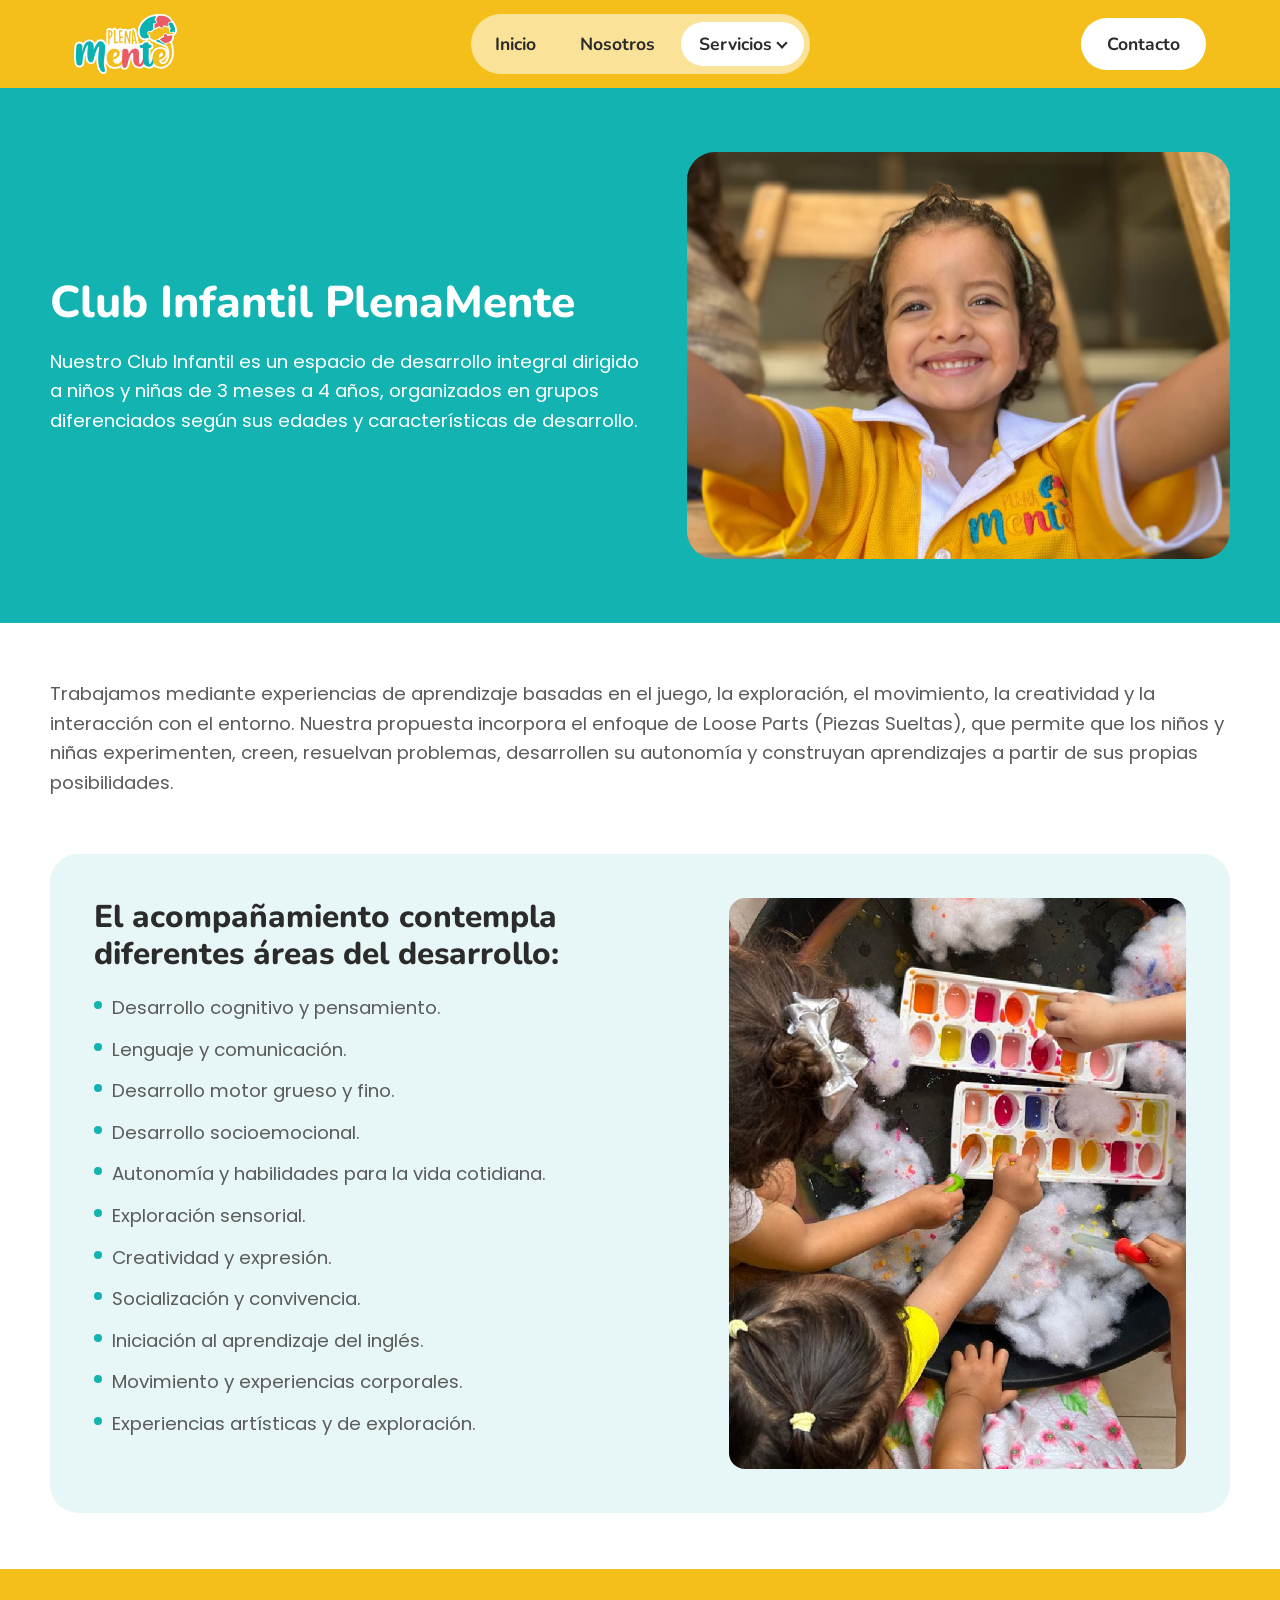
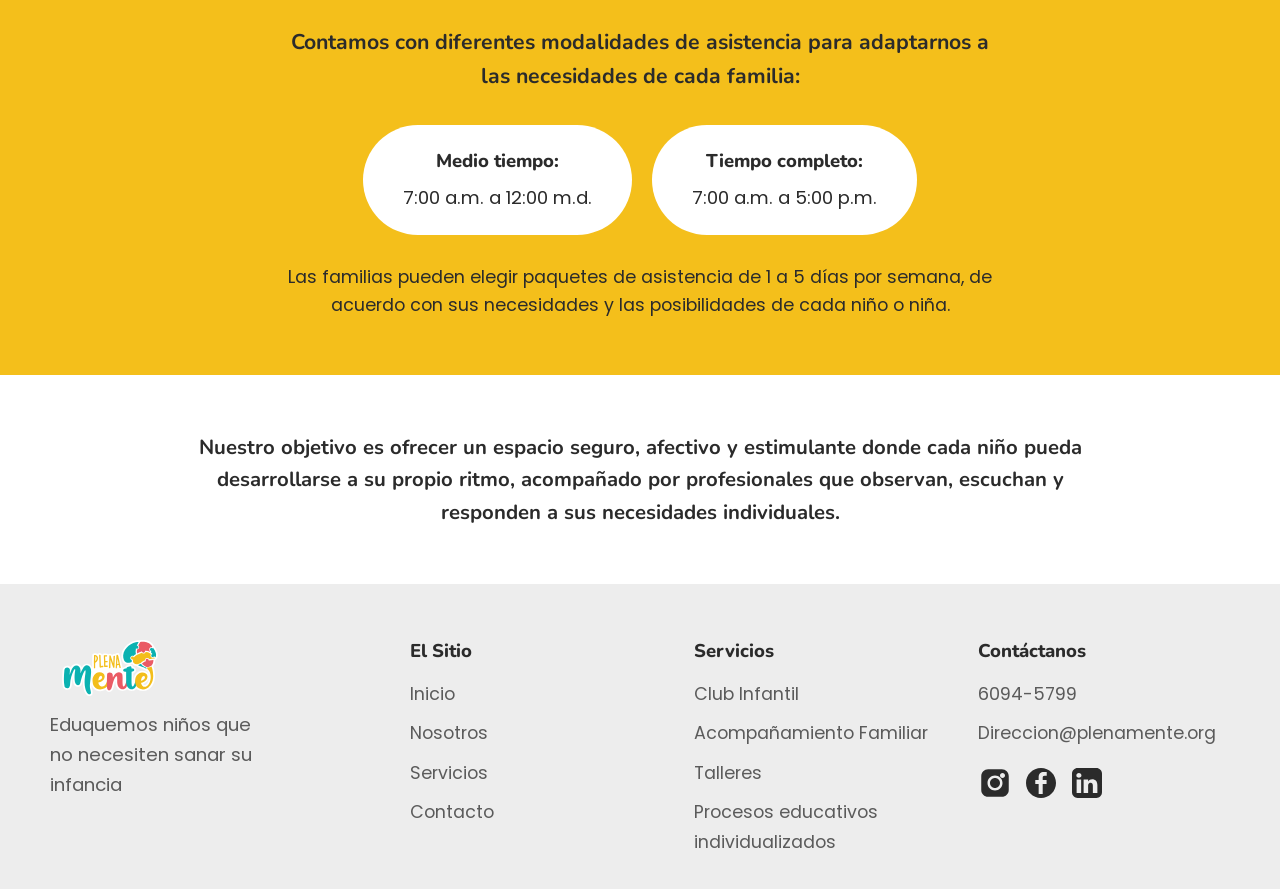
<file: servicios-club-infantil.html>
<!DOCTYPE html>
<html lang="es">
<head>
  <meta charset="UTF-8">
  <meta name="viewport" content="width=device-width, initial-scale=1.0">
  <title>Club Infantil PlenaMente | Servicios</title>
  <meta name="description" content="Club Infantil PlenaMente: espacio de desarrollo integral para niños y niñas de 3 meses a 4 años.">

  <link rel="preconnect" href="https://fonts.googleapis.com">
  <link rel="preconnect" href="https://fonts.gstatic.com" crossorigin>
  <link href="https://fonts.googleapis.com/css2?family=Nunito:wght@600;700;800&family=Poppins:wght@400;600;700&display=swap" rel="stylesheet">

  <link rel="stylesheet" href="css/styles.css">
</head>
<body>

  <!-- HEADER — idéntico en todas las páginas -->
  <header class="site-header">
    <div class="site-header__inner">
      <a href="index.html" class="site-header__logo" aria-label="Ir a Inicio - Club Infantil PlenaMente">
        <img src="assets/img/logo-plenamente.svg" alt="Logo Club Infantil PlenaMente" width="140" height="82">
      </a>

      <button class="nav-toggle" id="navToggle" aria-expanded="false" aria-controls="primaryNav" aria-label="Abrir menú de navegación">
        <span class="nav-toggle__bar"></span>
        <span class="nav-toggle__bar"></span>
        <span class="nav-toggle__bar"></span>
      </button>

      <nav class="primary-nav" id="primaryNav">
        <ul class="primary-nav__list">
          <li class="primary-nav__item">
            <a href="index.html" class="primary-nav__link">Inicio</a>
          </li>
          <li class="primary-nav__item">
            <a href="nosotros.html" class="primary-nav__link">Nosotros</a>
          </li>
          <li class="primary-nav__item primary-nav__item--dropdown">
            <button class="primary-nav__link primary-nav__link--dropdown is-active" id="serviciosToggle" aria-expanded="false" aria-controls="serviciosMenu">
              Servicios
              <span class="primary-nav__chevron" aria-hidden="true"></span>
            </button>
            <ul class="dropdown-menu" id="serviciosMenu">
              <li><a href="servicios-club-infantil.html" class="dropdown-menu__link is-active">Club Infantil</a></li>
              <li><a href="servicios-acompanamiento-familiar.html" class="dropdown-menu__link">Acompañamiento Familiar</a></li>
              <li><a href="servicios-talleres.html" class="dropdown-menu__link">Talleres</a></li>
              <li><a href="servicios-procesos-educativos.html" class="dropdown-menu__link">Procesos educativos individualizados</a></li>
            </ul>
          </li>
        </ul>
      </nav>

      <a href="contacto.html" class="btn-contacto">Contacto</a>
    </div>
  </header>

  <main>

    <!-- BANNER DE INTRODUCCIÓN — tema turquesa -->
    <section class="svc-hero svc-hero--teal">
      <div class="svc-hero__inner">
        <div class="svc-hero__text">
          <h1 class="svc-hero__title">Club Infantil PlenaMente</h1>
          <p>
            Nuestro Club Infantil es un espacio de desarrollo integral dirigido a niños
            y niñas de 3 meses a 4 años, organizados en grupos diferenciados según sus
            edades y características de desarrollo.
          </p>
        </div>
        <img src="assets/img/servicios/club-infantil/IMG_-_CLUB_INFANTIL_PLENA_MENTE.webp" alt="Niña sonriendo en el Club Infantil PlenaMente" class="svc-hero__img" style="object-position: top;">
      </div>
    </section>

    <!-- TEXTO INTRODUCTORIO -->
    <section class="svc-texto">
      <div class="svc-texto__inner">
        <p>
          Trabajamos mediante experiencias de aprendizaje basadas en el juego, la
          exploración, el movimiento, la creatividad y la interacción con el entorno.
          Nuestra propuesta incorpora el enfoque de Loose Parts (Piezas Sueltas), que
          permite que los niños y niñas experimenten, creen, resuelvan problemas,
          desarrollen su autonomía y construyan aprendizajes a partir de sus propias
          posibilidades.
        </p>
      </div>
    </section>

    <!-- CARD: ÁREAS DEL DESARROLLO — fondo turquesa suave -->
    <section class="svc-card-section">
      <div class="svc-detalle tinte-teal">
        <div class="svc-detalle__grid">
          <div>
            <h2 class="svc-detalle__title">El acompañamiento contempla diferentes áreas del desarrollo:</h2>
            <ul>
              <li><span class="svc-bullet-dot svc-bullet-dot--teal"></span>Desarrollo cognitivo y pensamiento.</li>
              <li><span class="svc-bullet-dot svc-bullet-dot--teal"></span>Lenguaje y comunicación.</li>
              <li><span class="svc-bullet-dot svc-bullet-dot--teal"></span>Desarrollo motor grueso y fino.</li>
              <li><span class="svc-bullet-dot svc-bullet-dot--teal"></span>Desarrollo socioemocional.</li>
              <li><span class="svc-bullet-dot svc-bullet-dot--teal"></span>Autonomía y habilidades para la vida cotidiana.</li>
              <li><span class="svc-bullet-dot svc-bullet-dot--teal"></span>Exploración sensorial.</li>
              <li><span class="svc-bullet-dot svc-bullet-dot--teal"></span>Creatividad y expresión.</li>
              <li><span class="svc-bullet-dot svc-bullet-dot--teal"></span>Socialización y convivencia.</li>
              <li><span class="svc-bullet-dot svc-bullet-dot--teal"></span>Iniciación al aprendizaje del inglés.</li>
              <li><span class="svc-bullet-dot svc-bullet-dot--teal"></span>Movimiento y experiencias corporales.</li>
              <li><span class="svc-bullet-dot svc-bullet-dot--teal"></span>Experiencias artísticas y de exploración.</li>
            </ul>
          </div>
          <img src="assets/img/servicios/club-infantil/IMG_-_CLUB_INFANTIL_-DIFERENTES_AREAS_DEL_DESARROLLO.webp" alt="Niños explorando en el Club Infantil PlenaMente" class="svc-detalle__img">
        </div>
      </div>
    </section>

    <!-- MODALIDADES DE ASISTENCIA -->
    <section class="svc-modalidades solido-yellow">
      <p class="svc-modalidades__intro">
        Contamos con diferentes modalidades de asistencia para adaptarnos a las necesidades de cada familia:
      </p>
      <div class="svc-modalidades__pills">
        <div class="modalidad-pill">
          <strong>Medio tiempo:</strong>
          7:00 a.m. a 12:00 m.d.
        </div>
        <div class="modalidad-pill">
          <strong>Tiempo completo:</strong>
          7:00 a.m. a 5:00 p.m.
        </div>
      </div>
      <p class="svc-modalidades__nota">
        Las familias pueden elegir paquetes de asistencia de 1 a 5 días por semana,
        de acuerdo con sus necesidades y las posibilidades de cada niño o niña.
      </p>
    </section>

    <!-- CIERRE -->
    <section class="svc-texto svc-texto--bold">
      <p>
        Nuestro objetivo es ofrecer un espacio seguro, afectivo y estimulante donde
        cada niño pueda desarrollarse a su propio ritmo, acompañado por profesionales
        que observan, escuchan y responden a sus necesidades individuales.
      </p>
    </section>

  </main>

  <!-- FOOTER — idéntico en todas las páginas -->
  <footer class="site-footer">
    <div class="site-footer__inner">
      <div class="site-footer__brand">
        <img src="assets/img/logo-plenamente.svg" alt="Logo Club Infantil PlenaMente" width="120" height="70">
        <p>Eduquemos niños que no necesiten sanar su infancia</p>
      </div>

      <div class="site-footer__col">
        <h3 class="site-footer__heading">El Sitio</h3>
        <ul>
          <li><a href="index.html">Inicio</a></li>
          <li><a href="nosotros.html">Nosotros</a></li>
          <li><a href="#servicios-footer">Servicios</a></li>
          <li><a href="contacto.html">Contacto</a></li>
        </ul>
      </div>

      <div class="site-footer__col" id="servicios-footer">
        <h3 class="site-footer__heading">Servicios</h3>
        <ul>
          <li><a href="servicios-club-infantil.html">Club Infantil</a></li>
          <li><a href="servicios-acompanamiento-familiar.html">Acompañamiento Familiar</a></li>
          <li><a href="servicios-talleres.html">Talleres</a></li>
          <li><a href="servicios-procesos-educativos.html">Procesos educativos individualizados</a></li>
        </ul>
      </div>

      <div class="site-footer__col">
        <h3 class="site-footer__heading">Contáctanos</h3>
        <ul>
          <li><a href="tel:+50660945799">6094-5799</a></li>
          <li><a href="mailto:Direccion@plenamente.org">Direccion@plenamente.org</a></li>
        </ul>
        <div class="site-footer__social">
          <a href="https://www.instagram.com/centroinfantilplena_mente/" target="_blank" rel="noopener" aria-label="Instagram de PlenaMente" class="social-icon">
            <img src="assets/img/iconos/redes/icono-instagram.svg" alt="" width="30" height="30">
          </a>
          <a href="https://www.facebook.com/share/14mqDVATnv8/" target="_blank" rel="noopener" aria-label="Facebook de PlenaMente" class="social-icon">
            <img src="assets/img/iconos/redes/icono-facebook.svg" alt="" width="30" height="30">
          </a>
          <a href="#" aria-label="LinkedIn de PlenaMente" class="social-icon">
            <img src="assets/img/iconos/redes/icono-linkedin.svg" alt="" width="30" height="30">
          </a>
        </div>
      </div>
    </div>
  </footer>

  <script src="js/main.js"></script>
</body>
</html>
</file>
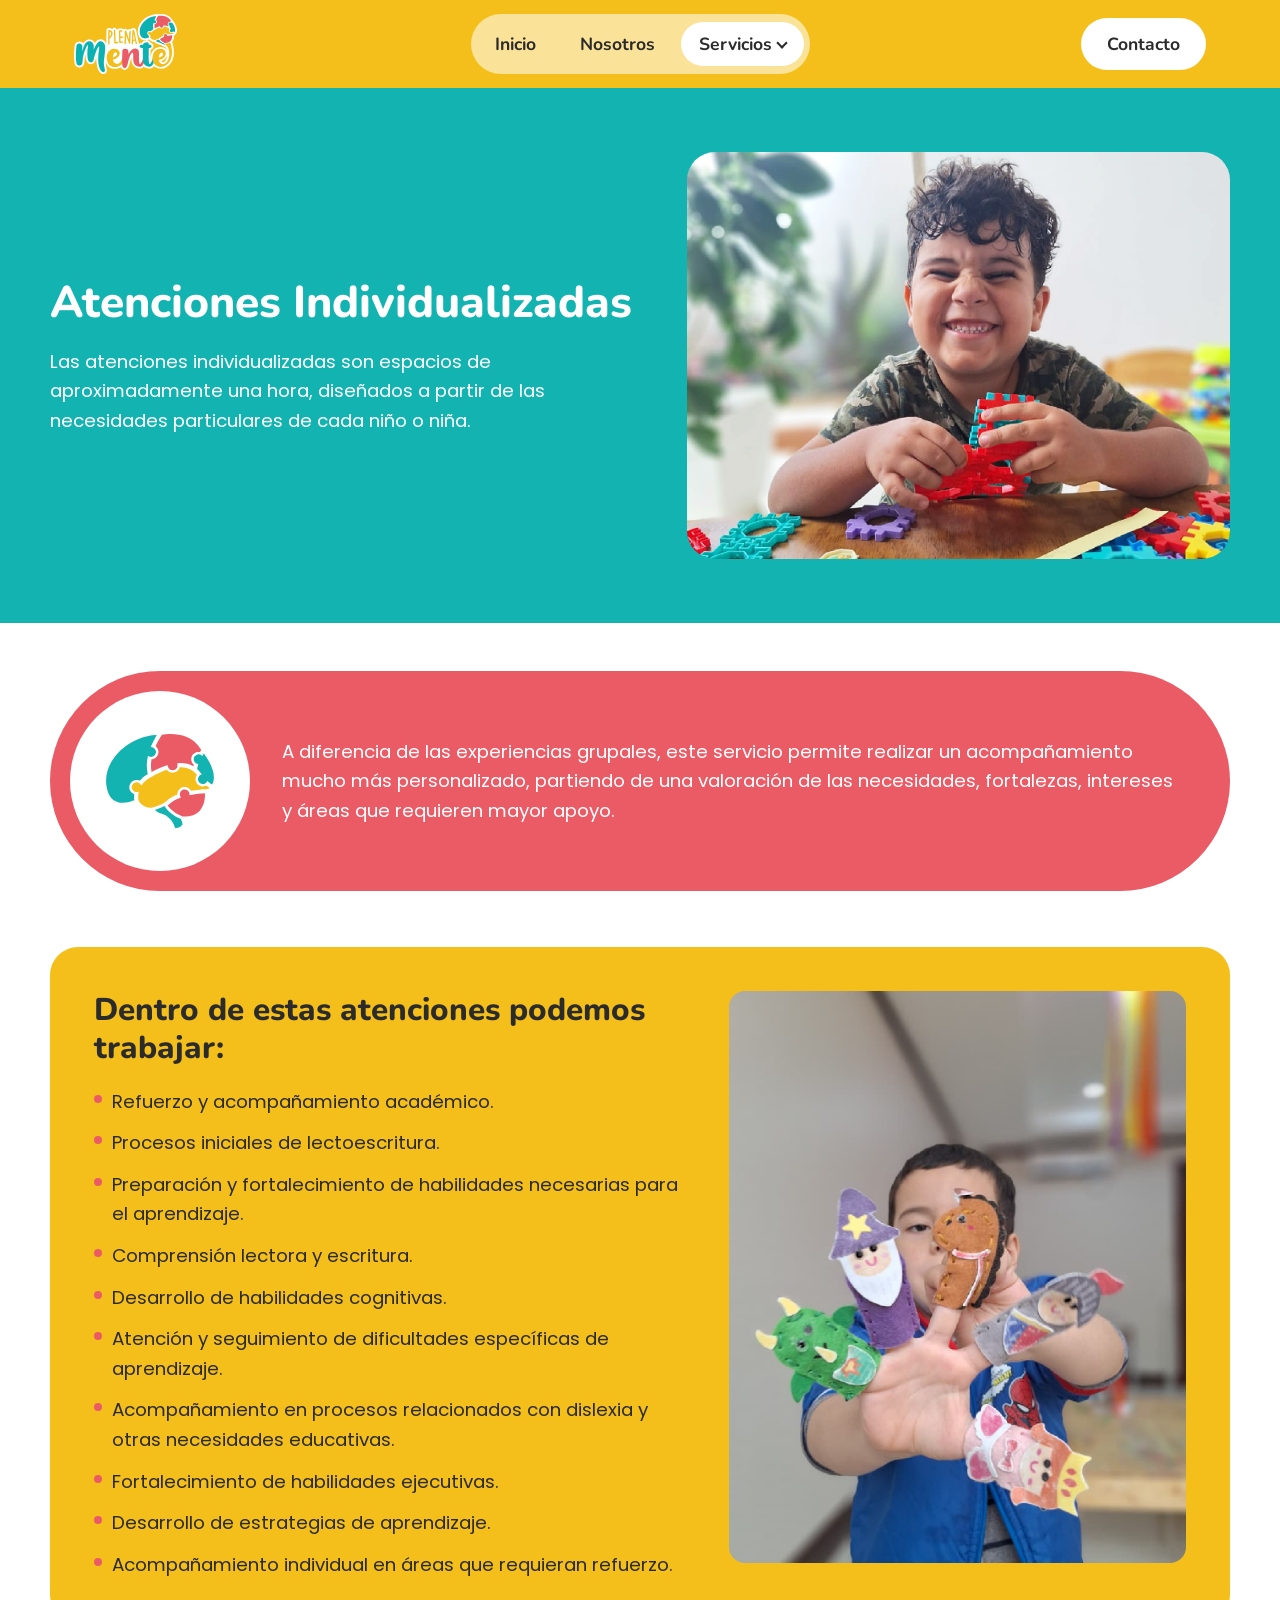
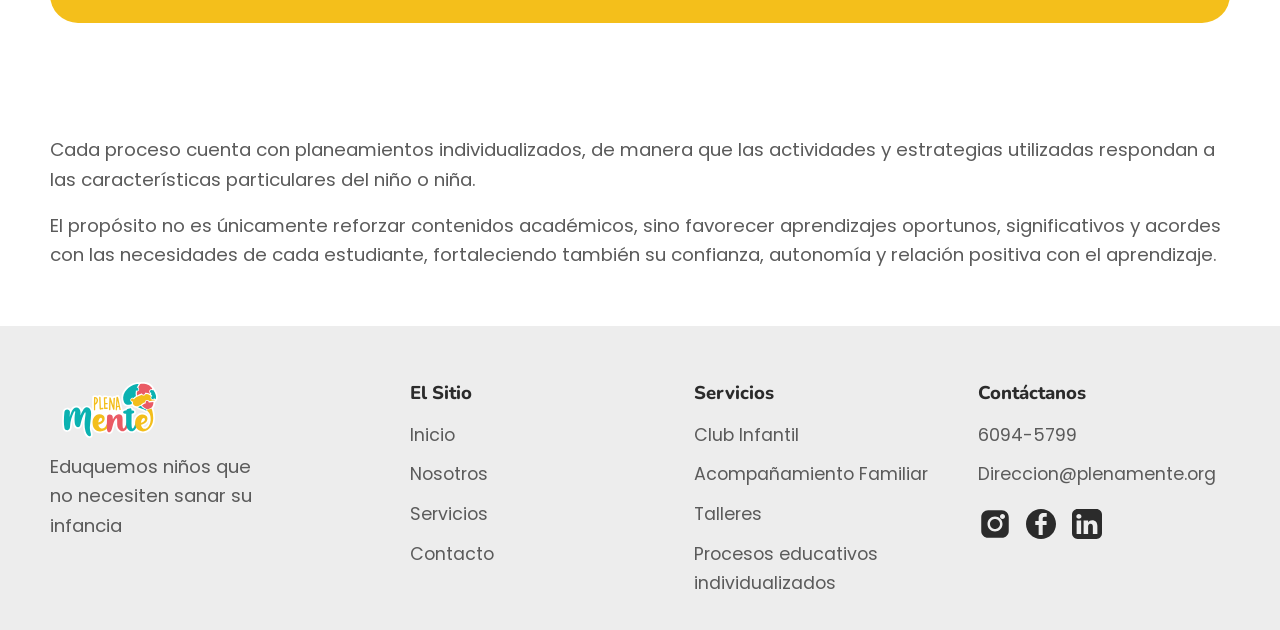
<file: servicios-procesos-educativos.html>
<!DOCTYPE html>
<html lang="es">
<head>
  <meta charset="UTF-8">
  <meta name="viewport" content="width=device-width, initial-scale=1.0">
  <title>Procesos Educativos Individualizados | Club Infantil PlenaMente</title>
  <meta name="description" content="Atenciones individualizadas de Club Infantil PlenaMente, diseñadas a partir de las necesidades particulares de cada niño o niña.">

  <link rel="preconnect" href="https://fonts.googleapis.com">
  <link rel="preconnect" href="https://fonts.gstatic.com" crossorigin>
  <link href="https://fonts.googleapis.com/css2?family=Nunito:wght@600;700;800&family=Poppins:wght@400;600;700&display=swap" rel="stylesheet">

  <link rel="stylesheet" href="css/styles.css">
</head>
<body>

  <!-- HEADER — idéntico en todas las páginas -->
  <header class="site-header">
    <div class="site-header__inner">
      <a href="index.html" class="site-header__logo" aria-label="Ir a Inicio - Club Infantil PlenaMente">
        <img src="assets/img/logo-plenamente.svg" alt="Logo Club Infantil PlenaMente" width="140" height="82">
      </a>

      <button class="nav-toggle" id="navToggle" aria-expanded="false" aria-controls="primaryNav" aria-label="Abrir menú de navegación">
        <span class="nav-toggle__bar"></span>
        <span class="nav-toggle__bar"></span>
        <span class="nav-toggle__bar"></span>
      </button>

      <nav class="primary-nav" id="primaryNav">
        <ul class="primary-nav__list">
          <li class="primary-nav__item">
            <a href="index.html" class="primary-nav__link">Inicio</a>
          </li>
          <li class="primary-nav__item">
            <a href="nosotros.html" class="primary-nav__link">Nosotros</a>
          </li>
          <li class="primary-nav__item primary-nav__item--dropdown">
            <button class="primary-nav__link primary-nav__link--dropdown is-active" id="serviciosToggle" aria-expanded="false" aria-controls="serviciosMenu">
              Servicios
              <span class="primary-nav__chevron" aria-hidden="true"></span>
            </button>
            <ul class="dropdown-menu" id="serviciosMenu">
              <li><a href="servicios-club-infantil.html" class="dropdown-menu__link">Club Infantil</a></li>
              <li><a href="servicios-acompanamiento-familiar.html" class="dropdown-menu__link">Acompañamiento Familiar</a></li>
              <li><a href="servicios-talleres.html" class="dropdown-menu__link">Talleres</a></li>
              <li><a href="servicios-procesos-educativos.html" class="dropdown-menu__link is-active">Procesos educativos individualizados</a></li>
            </ul>
          </li>
        </ul>
      </nav>

      <a href="contacto.html" class="btn-contacto">Contacto</a>
    </div>
  </header>

  <main>

    <!-- BANNER DE INTRODUCCIÓN — tema turquesa -->
    <section class="svc-hero svc-hero--teal">
      <div class="svc-hero__inner">
        <div class="svc-hero__text">
          <h1 class="svc-hero__title">Atenciones Individualizadas</h1>
          <p>
            Las atenciones individualizadas son espacios de aproximadamente una hora,
            diseñados a partir de las necesidades particulares de cada niño o niña.
          </p>
        </div>
        <img src="assets/img/servicios/procesos-educativos-individualizados/IMG_-_PROCESOS_INDIVIDUALIZADOS.webp" alt="Atención individualizada en Club Infantil PlenaMente" class="svc-hero__img foto-procesos-inicio">
      </div>
    </section>

    <!-- CÁPSULA DESTACADA con círculo + texto -->
    <section class="svc-callout-section">
      <div class="svc-callout">
        <div class="svc-callout__circle">
          <img src="assets/img/isotipo-plenamente.svg" alt="Isotipo Club Infantil PlenaMente">
        </div>
        <p class="svc-callout__text">
          A diferencia de las experiencias grupales, este servicio permite realizar
          un acompañamiento mucho más personalizado, partiendo de una valoración de
          las necesidades, fortalezas, intereses y áreas que requieren mayor apoyo.
        </p>
      </div>
    </section>

    <!-- CARD: EN QUÉ PODEMOS TRABAJAR — fondo amarillo sólido -->
    <section class="svc-card-section">
      <div class="svc-detalle solido-yellow">
        <div class="svc-detalle__grid">
          <div>
            <h2 class="svc-detalle__title">Dentro de estas atenciones podemos trabajar:</h2>
            <ul>
              <li><span class="svc-bullet-dot svc-bullet-dot--red"></span>Refuerzo y acompañamiento académico.</li>
              <li><span class="svc-bullet-dot svc-bullet-dot--red"></span>Procesos iniciales de lectoescritura.</li>
              <li><span class="svc-bullet-dot svc-bullet-dot--red"></span>Preparación y fortalecimiento de habilidades necesarias para el aprendizaje.</li>
              <li><span class="svc-bullet-dot svc-bullet-dot--red"></span>Comprensión lectora y escritura.</li>
              <li><span class="svc-bullet-dot svc-bullet-dot--red"></span>Desarrollo de habilidades cognitivas.</li>
              <li><span class="svc-bullet-dot svc-bullet-dot--red"></span>Atención y seguimiento de dificultades específicas de aprendizaje.</li>
              <li><span class="svc-bullet-dot svc-bullet-dot--red"></span>Acompañamiento en procesos relacionados con dislexia y otras necesidades educativas.</li>
              <li><span class="svc-bullet-dot svc-bullet-dot--red"></span>Fortalecimiento de habilidades ejecutivas.</li>
              <li><span class="svc-bullet-dot svc-bullet-dot--red"></span>Desarrollo de estrategias de aprendizaje.</li>
              <li><span class="svc-bullet-dot svc-bullet-dot--red"></span>Acompañamiento individual en áreas que requieran refuerzo.</li>
            </ul>
          </div>
          <img src="assets/img/servicios/procesos-educativos-individualizados/IMG_-_PROCESOS_INDIVIDUALIZADOS_ATENCIONES.webp" alt="Niño jugando con títeres en atención individualizada" class="svc-detalle__img foto-procesos-atenciones">
        </div>
      </div>
    </section>

    <!-- CIERRE -->
    <section class="svc-texto">
      <div class="svc-texto__inner">
        <p>
          Cada proceso cuenta con planeamientos individualizados, de manera que las
          actividades y estrategias utilizadas respondan a las características
          particulares del niño o niña.
        </p>
        <p>
          El propósito no es únicamente reforzar contenidos académicos, sino
          favorecer aprendizajes oportunos, significativos y acordes con las
          necesidades de cada estudiante, fortaleciendo también su confianza,
          autonomía y relación positiva con el aprendizaje.
        </p>
      </div>
    </section>

  </main>

  <!-- FOOTER — idéntico en todas las páginas -->
  <footer class="site-footer">
    <div class="site-footer__inner">
      <div class="site-footer__brand">
        <img src="assets/img/logo-plenamente.svg" alt="Logo Club Infantil PlenaMente" width="120" height="70">
        <p>Eduquemos niños que no necesiten sanar su infancia</p>
      </div>

      <div class="site-footer__col">
        <h3 class="site-footer__heading">El Sitio</h3>
        <ul>
          <li><a href="index.html">Inicio</a></li>
          <li><a href="nosotros.html">Nosotros</a></li>
          <li><a href="#servicios-footer">Servicios</a></li>
          <li><a href="contacto.html">Contacto</a></li>
        </ul>
      </div>

      <div class="site-footer__col" id="servicios-footer">
        <h3 class="site-footer__heading">Servicios</h3>
        <ul>
          <li><a href="servicios-club-infantil.html">Club Infantil</a></li>
          <li><a href="servicios-acompanamiento-familiar.html">Acompañamiento Familiar</a></li>
          <li><a href="servicios-talleres.html">Talleres</a></li>
          <li><a href="servicios-procesos-educativos.html">Procesos educativos individualizados</a></li>
        </ul>
      </div>

      <div class="site-footer__col">
        <h3 class="site-footer__heading">Contáctanos</h3>
        <ul>
          <li><a href="tel:+50660945799">6094-5799</a></li>
          <li><a href="mailto:Direccion@plenamente.org">Direccion@plenamente.org</a></li>
        </ul>
        <div class="site-footer__social">
          <a href="https://www.instagram.com/centroinfantilplena_mente/" target="_blank" rel="noopener" aria-label="Instagram de PlenaMente" class="social-icon">
            <img src="assets/img/iconos/redes/icono-instagram.svg" alt="" width="30" height="30">
          </a>
          <a href="https://www.facebook.com/share/14mqDVATnv8/" target="_blank" rel="noopener" aria-label="Facebook de PlenaMente" class="social-icon">
            <img src="assets/img/iconos/redes/icono-facebook.svg" alt="" width="30" height="30">
          </a>
          <a href="#" aria-label="LinkedIn de PlenaMente" class="social-icon">
            <img src="assets/img/iconos/redes/icono-linkedin.svg" alt="" width="30" height="30">
          </a>
        </div>
      </div>
    </div>
  </footer>

  <script src="js/main.js"></script>
</body>
</html>
</file>
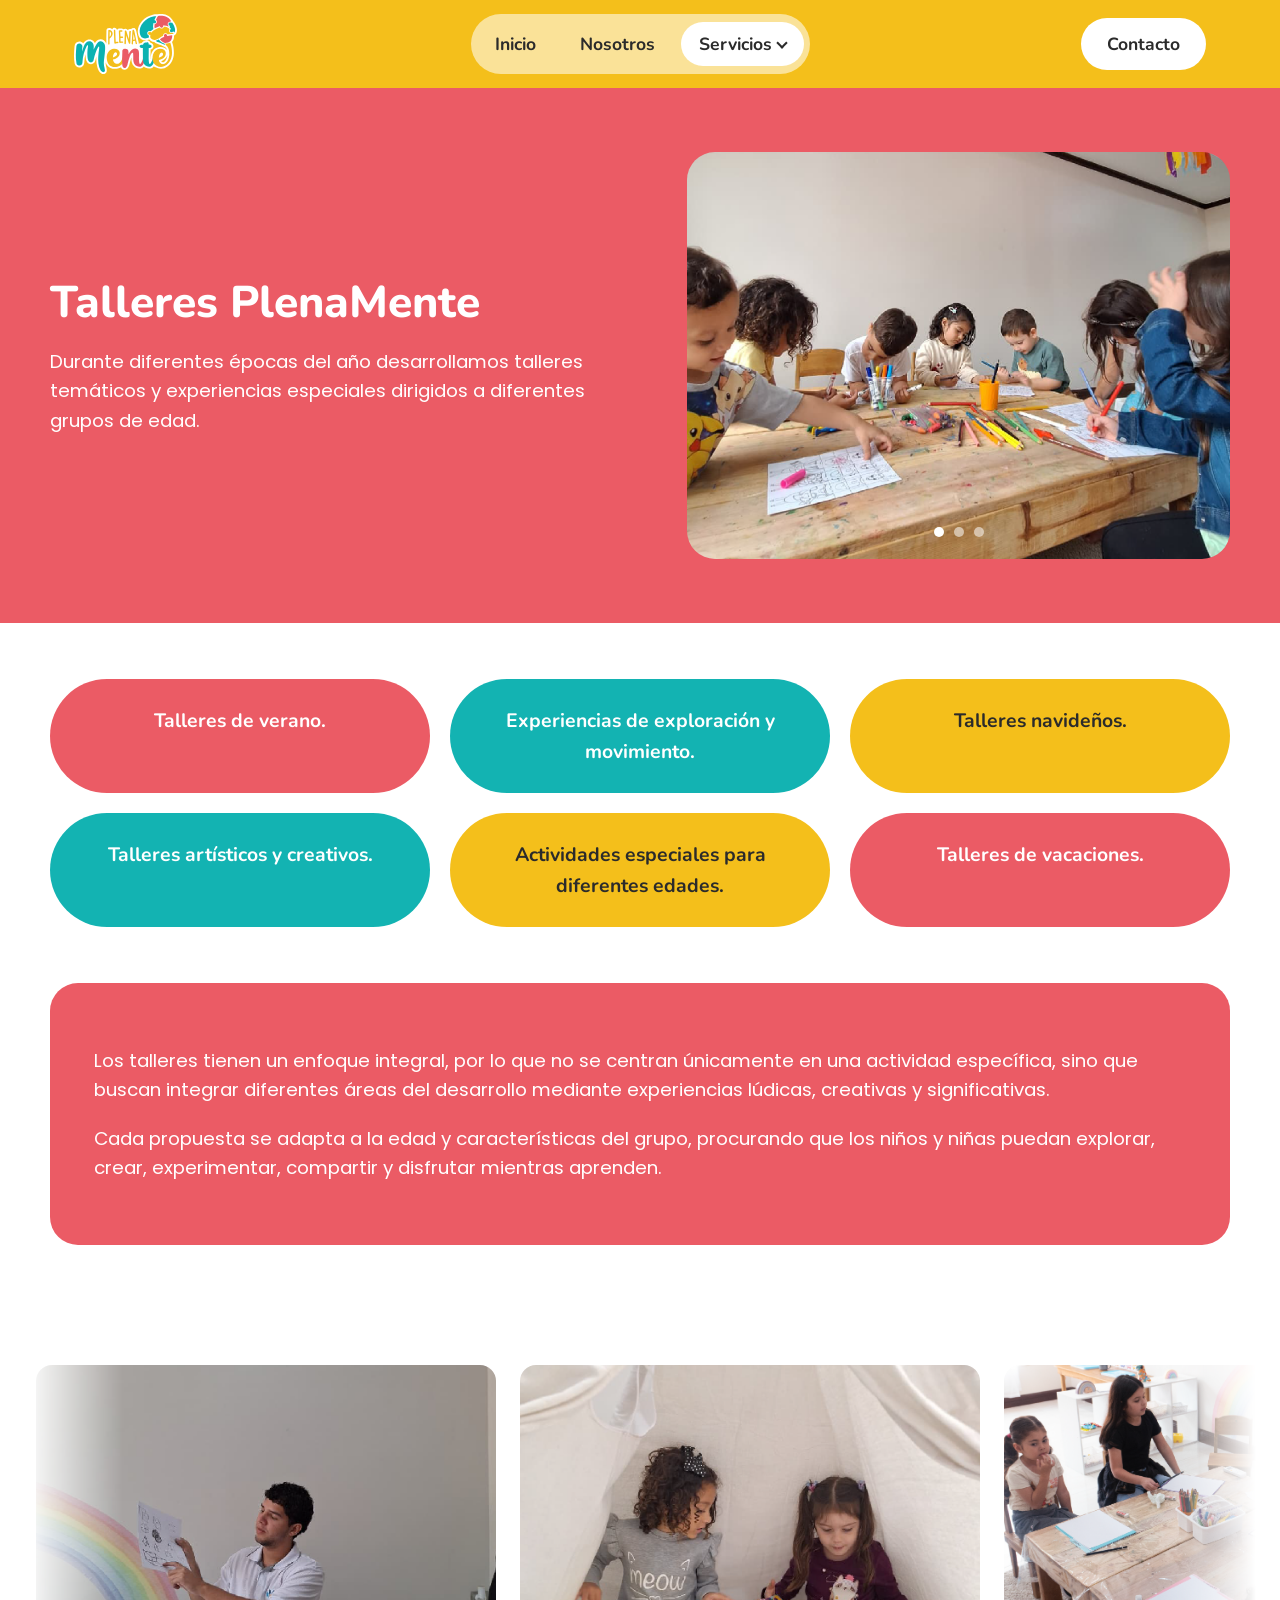
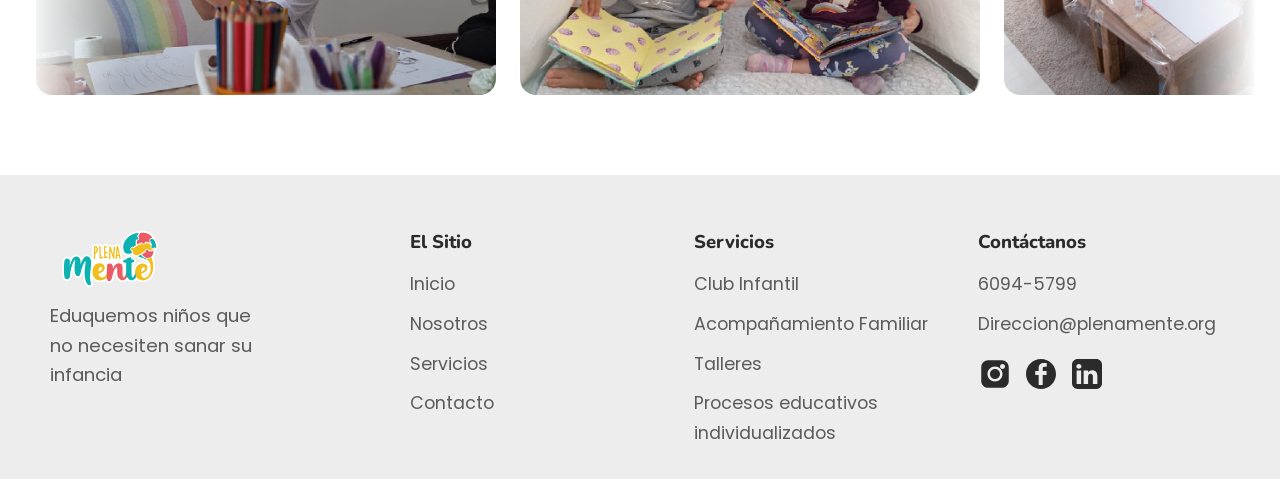
<file: servicios-talleres.html>
<!DOCTYPE html>
<html lang="es">
<head>
  <meta charset="UTF-8">
  <meta name="viewport" content="width=device-width, initial-scale=1.0">
  <title>Talleres | Club Infantil PlenaMente</title>
  <meta name="description" content="Talleres temáticos y experiencias especiales de Club Infantil PlenaMente para distintos grupos de edad.">

  <link rel="preconnect" href="https://fonts.googleapis.com">
  <link rel="preconnect" href="https://fonts.gstatic.com" crossorigin>
  <link href="https://fonts.googleapis.com/css2?family=Nunito:wght@600;700;800&family=Poppins:wght@400;600;700&display=swap" rel="stylesheet">

  <link rel="stylesheet" href="css/styles.css">
</head>
<body>

  <!-- HEADER — idéntico en todas las páginas -->
  <header class="site-header">
    <div class="site-header__inner">
      <a href="index.html" class="site-header__logo" aria-label="Ir a Inicio - Club Infantil PlenaMente">
        <img src="assets/img/logo-plenamente.svg" alt="Logo Club Infantil PlenaMente" width="140" height="82">
      </a>

      <button class="nav-toggle" id="navToggle" aria-expanded="false" aria-controls="primaryNav" aria-label="Abrir menú de navegación">
        <span class="nav-toggle__bar"></span>
        <span class="nav-toggle__bar"></span>
        <span class="nav-toggle__bar"></span>
      </button>

      <nav class="primary-nav" id="primaryNav">
        <ul class="primary-nav__list">
          <li class="primary-nav__item">
            <a href="index.html" class="primary-nav__link">Inicio</a>
          </li>
          <li class="primary-nav__item">
            <a href="nosotros.html" class="primary-nav__link">Nosotros</a>
          </li>
          <li class="primary-nav__item primary-nav__item--dropdown">
            <button class="primary-nav__link primary-nav__link--dropdown is-active" id="serviciosToggle" aria-expanded="false" aria-controls="serviciosMenu">
              Servicios
              <span class="primary-nav__chevron" aria-hidden="true"></span>
            </button>
            <ul class="dropdown-menu" id="serviciosMenu">
              <li><a href="servicios-club-infantil.html" class="dropdown-menu__link">Club Infantil</a></li>
              <li><a href="servicios-acompanamiento-familiar.html" class="dropdown-menu__link">Acompañamiento Familiar</a></li>
              <li><a href="servicios-talleres.html" class="dropdown-menu__link is-active">Talleres</a></li>
              <li><a href="servicios-procesos-educativos.html" class="dropdown-menu__link">Procesos educativos individualizados</a></li>
            </ul>
          </li>
        </ul>
      </nav>

      <a href="contacto.html" class="btn-contacto">Contacto</a>
    </div>
  </header>

  <main>

    <!-- BANNER DE INTRODUCCIÓN — tema rojo/salmón -->
    <section class="svc-hero svc-hero--red">
      <div class="svc-hero__inner">
        <div class="svc-hero__text">
          <h1 class="svc-hero__title">Talleres PlenaMente</h1>
          <p>
            Durante diferentes épocas del año desarrollamos talleres temáticos y
            experiencias especiales dirigidos a diferentes grupos de edad.
          </p>
        </div>
        <div class="carousel svc-hero__carousel" id="talleresCarousel">
          <div class="carousel__slide is-active">
            <img src="assets/img/servicios/talleres/IMG_-_TALLERES.webp" alt="Talleres de Club Infantil PlenaMente" class="carousel__img">
          </div>
          <div class="carousel__slide">
            <img src="assets/img/servicios/talleres/IMG_-_TALLERES_.webp" alt="Talleres de Club Infantil PlenaMente" class="carousel__img">
          </div>
          <div class="carousel__slide">
            <img src="assets/img/servicios/talleres/IMG_-_TALLERES_1.webp" alt="Talleres de Club Infantil PlenaMente" class="carousel__img">
          </div>
          <div class="carousel__dots"></div>
        </div>
      </div>
    </section>

    <!-- GRID DE TIPOS DE TALLERES -->
    <section class="svc-tags">
      <div class="svc-tags__grid">
        <div class="svc-tag svc-tag--red">Talleres de verano.</div>
        <div class="svc-tag svc-tag--teal">Experiencias de exploración y movimiento.</div>
        <div class="svc-tag svc-tag--yellow">Talleres navideños.</div>
        <div class="svc-tag svc-tag--teal">Talleres artísticos y creativos.</div>
        <div class="svc-tag svc-tag--yellow">Actividades especiales para diferentes edades.</div>
        <div class="svc-tag svc-tag--red">Talleres de vacaciones.</div>
      </div>
    </section>

    <!-- CARD DE CIERRE — solo texto, fondo rojo suave -->
    <section class="svc-card-section">
      <div class="svc-detalle solido-red">
        <div class="svc-texto__inner" style="padding: 0;">
          <p>
            Los talleres tienen un enfoque integral, por lo que no se centran
            únicamente en una actividad específica, sino que buscan integrar
            diferentes áreas del desarrollo mediante experiencias lúdicas, creativas
            y significativas.
          </p>
          <p>
            Cada propuesta se adapta a la edad y características del grupo,
            procurando que los niños y niñas puedan explorar, crear, experimentar,
            compartir y disfrutar mientras aprenden.
          </p>
        </div>
      </div>
    </section>

    <!-- FRANJA DE FOTOS EN BUCLE (mismo mecanismo que en Nosotros) -->
    <section class="galeria" aria-label="Fotos de Talleres">
      <div class="galeria__marquee">
        <ul class="galeria__track">
          <li><img src="assets/img/servicios/talleres/IMG_-_TALLERES_GALERIA.webp" alt="Foto de Talleres PlenaMente" class="galeria__foto-img"></li>
          <li><img src="assets/img/servicios/talleres/IMG_-_TALLERES_GALERIA_1.webp" alt="Foto de Talleres PlenaMente" class="galeria__foto-img"></li>
          <li><img src="assets/img/servicios/talleres/IMG_-_TALLERES_GALERIA_2.webp" alt="Foto de Talleres PlenaMente" class="galeria__foto-img"></li>
          <li><img src="assets/img/servicios/talleres/IMG_-_TALLERES_GALERIA_3.webp" alt="Foto de Talleres PlenaMente" class="galeria__foto-img"></li>
        </ul>
        <ul class="galeria__track" aria-hidden="true">
          <li><img src="assets/img/servicios/talleres/IMG_-_TALLERES_GALERIA.webp" alt="" class="galeria__foto-img"></li>
          <li><img src="assets/img/servicios/talleres/IMG_-_TALLERES_GALERIA_1.webp" alt="" class="galeria__foto-img"></li>
          <li><img src="assets/img/servicios/talleres/IMG_-_TALLERES_GALERIA_2.webp" alt="" class="galeria__foto-img"></li>
          <li><img src="assets/img/servicios/talleres/IMG_-_TALLERES_GALERIA_3.webp" alt="" class="galeria__foto-img"></li>
        </ul>
      </div>
    </section>

  </main>

  <!-- FOOTER — idéntico en todas las páginas -->
  <footer class="site-footer">
    <div class="site-footer__inner">
      <div class="site-footer__brand">
        <img src="assets/img/logo-plenamente.svg" alt="Logo Club Infantil PlenaMente" width="120" height="70">
        <p>Eduquemos niños que no necesiten sanar su infancia</p>
      </div>

      <div class="site-footer__col">
        <h3 class="site-footer__heading">El Sitio</h3>
        <ul>
          <li><a href="index.html">Inicio</a></li>
          <li><a href="nosotros.html">Nosotros</a></li>
          <li><a href="#servicios-footer">Servicios</a></li>
          <li><a href="contacto.html">Contacto</a></li>
        </ul>
      </div>

      <div class="site-footer__col" id="servicios-footer">
        <h3 class="site-footer__heading">Servicios</h3>
        <ul>
          <li><a href="servicios-club-infantil.html">Club Infantil</a></li>
          <li><a href="servicios-acompanamiento-familiar.html">Acompañamiento Familiar</a></li>
          <li><a href="servicios-talleres.html">Talleres</a></li>
          <li><a href="servicios-procesos-educativos.html">Procesos educativos individualizados</a></li>
        </ul>
      </div>

      <div class="site-footer__col">
        <h3 class="site-footer__heading">Contáctanos</h3>
        <ul>
          <li><a href="tel:+50660945799">6094-5799</a></li>
          <li><a href="mailto:Direccion@plenamente.org">Direccion@plenamente.org</a></li>
        </ul>
        <div class="site-footer__social">
          <a href="https://www.instagram.com/centroinfantilplena_mente/" target="_blank" rel="noopener" aria-label="Instagram de PlenaMente" class="social-icon">
            <img src="assets/img/iconos/redes/icono-instagram.svg" alt="" width="30" height="30">
          </a>
          <a href="https://www.facebook.com/share/14mqDVATnv8/" target="_blank" rel="noopener" aria-label="Facebook de PlenaMente" class="social-icon">
            <img src="assets/img/iconos/redes/icono-facebook.svg" alt="" width="30" height="30">
          </a>
          <a href="#" aria-label="LinkedIn de PlenaMente" class="social-icon">
            <img src="assets/img/iconos/redes/icono-linkedin.svg" alt="" width="30" height="30">
          </a>
        </div>
      </div>
    </div>
  </footer>

  <script src="js/main.js"></script>
</body>
</html>
</file>
<file: css/styles.css>
/* =======================================================
   CLUB INFANTIL PLENAMENTE — HOJA DE ESTILOS GENERAL
   Este archivo aplica a TODAS las páginas del sitio.
   Está organizado en el mismo orden en que aparecen
   los bloques en el HTML: Base > Header > Hero > Valores >
   Sobre Nosotros > Servicios > Footer > Utilidades.
   ======================================================= */

/* -------------------------------------------------------
   1. VARIABLES DE MARCA (colores y tipografías)
   ------------------------------------------------------- */
:root {
  /* Colores de marca */
  --color-yellow: #F4BF1B;   /* Color principal de la marca */
  --color-red: #EB5B65;
  --color-teal: #13B3B2;
  --color-white: #FFFFFF;

  /* Neutros de apoyo (no forman parte de la paleta de marca,
     se usan solo para texto y fondos suaves) */
  --color-text: #2B2B2B;
  --color-text-soft: #5B5B5B;
  --color-bg-soft: #EDEDED;
  --color-bg-soft-2: #E2E2E2;

  /* Tipografías */
  --font-title: 'Nunito', sans-serif;
  --font-body: 'Poppins', sans-serif;

  /* Layout */
  --max-width: 1180px;
  --header-height: 88px;
  --radius-lg: 28px;
  --radius-md: 16px;
}

/* -------------------------------------------------------
   2. BASE / RESET
   ------------------------------------------------------- */
* {
  box-sizing: border-box;
}

html {
  scroll-behavior: smooth;
  scroll-padding-top: var(--header-height);
  font-size: 17.5px;
}

/* Aumento sutil de tipografía SOLO en desktop grande (más de 960px).
   Como casi todo el sitio usa unidades "rem", este único cambio de la
   base escala de forma proporcional todos los textos que ya existen,
   sin tener que tocar cada selector uno por uno. Tablet y móvil
   conservan el tamaño base de 17.5px, sin cambios. */
@media (min-width: 961px) {
  html {
    font-size: 18.5px;
  }
}

body {
  margin: 0;
  font-family: var(--font-body);
  font-weight: 400;
  color: var(--color-text);
  background-color: var(--color-white);
  line-height: 1.6;
}

img {
  max-width: 100%;
  display: block;
}

a {
  text-decoration: none;
  color: inherit;
}

h1, h2, h3, h4 {
  font-family: var(--font-title);
  font-weight: 800;
  margin: 0;
  line-height: 1.2;
}

ul {
  list-style: none;
  margin: 0;
  padding: 0;
}

button {
  font-family: inherit;
  cursor: pointer;
  background: none;
  border: none;
}

.visually-hidden {
  position: absolute;
  width: 1px; height: 1px;
  overflow: hidden;
  clip: rect(0 0 0 0);
  white-space: nowrap;
}

/* -------------------------------------------------------
   3. HEADER / NAVEGACIÓN
   ------------------------------------------------------- */
.site-header {
  position: sticky;
  top: 0;
  z-index: 100;
  background-color: var(--color-yellow);
}

.site-header__inner {
  max-width: var(--max-width);
  margin: 0 auto;
  height: var(--header-height);
  padding: 0 24px;
  display: grid;
  grid-template-columns: 1fr auto 1fr;
  align-items: center;
  gap: 24px;
}

.site-header__logo img {
  height: 60px;
  width: auto;
}

.site-header__logo {
  justify-self: start;
}

/* Navegación principal (desktop). Al estar en la columna central de un
   grid de 3 columnas (1fr auto 1fr), queda centrada de verdad en el
   header, sin pegarse ni al logo ni al botón de Contacto. */
.primary-nav {
  justify-self: center;
}

.primary-nav__list {
  display: flex;
  align-items: center;
  gap: 8px;
  background-color: rgba(255, 255, 255, 0.55);
  border-radius: 999px;
  padding: 6px;
}

.primary-nav__item {
  position: relative;
}

.primary-nav__link {
  display: flex;
  align-items: center;
  gap: 6px;
  font-family: var(--font-title);
  font-weight: 700;
  font-size: 0.95rem;
  color: var(--color-text);
  padding: 10px 18px;
  border-radius: 999px;
  transition: background-color 0.2s ease;
}

.primary-nav__link:hover,
.primary-nav__link.is-active {
  background-color: var(--color-white);
}

.primary-nav__chevron {
  width: 8px;
  height: 8px;
  border-right: 2px solid currentColor;
  border-bottom: 2px solid currentColor;
  transform: rotate(45deg);
  margin-top: -2px;
  transition: transform 0.2s ease;
}

.primary-nav__item--dropdown[data-open="true"] .primary-nav__chevron {
  transform: rotate(-135deg);
  margin-top: 2px;
}

/* Submenú desplegable de Servicios */
.dropdown-menu {
  position: absolute;
  top: calc(100% + 10px);
  left: 0;
  min-width: 260px;
  background-color: var(--color-white);
  border-radius: var(--radius-md);
  box-shadow: 0 12px 32px rgba(0, 0, 0, 0.15);
  padding: 10px;
  opacity: 0;
  visibility: hidden;
  transform: translateY(-6px);
  transition: opacity 0.18s ease, transform 0.18s ease, visibility 0.18s;
}

.primary-nav__item--dropdown[data-open="true"] .dropdown-menu {
  opacity: 1;
  visibility: visible;
  transform: translateY(0);
}

.dropdown-menu__link {
  display: block;
  padding: 12px 14px;
  border-radius: 10px;
  font-weight: 600;
  font-size: 0.92rem;
  color: var(--color-text);
}

.dropdown-menu__link:hover,
.dropdown-menu__link.is-active {
  background-color: var(--color-bg-soft);
  color: var(--color-teal);
}

/* Botón de Contacto (columna derecha del grid) */
.btn-contacto {
  justify-self: end;
  font-family: var(--font-title);
  font-weight: 700;
  font-size: 0.95rem;
  background-color: var(--color-white);
  color: var(--color-text);
  padding: 12px 26px;
  border-radius: 999px;
  white-space: nowrap;
  transition: background-color 0.2s ease, color 0.2s ease;
}

.btn-contacto:hover {
  background-color: var(--color-teal);
  color: var(--color-white);
}

.btn-contacto.is-active {
  background-color: var(--color-teal);
  color: var(--color-white);
}

/* Botón hamburguesa (oculto en desktop) */
.nav-toggle {
  display: none;
  flex-direction: column;
  justify-content: center;
  gap: 5px;
  width: 40px;
  height: 40px;
}

.nav-toggle__bar {
  display: block;
  width: 100%;
  height: 3px;
  background-color: var(--color-text);
  border-radius: 2px;
  transition: transform 0.2s ease, opacity 0.2s ease;
}

/* -------------------------------------------------------
   4. HERO (panel principal de Inicio)
   ------------------------------------------------------- */
.hero {
  position: relative;
  min-height: 560px;
  display: flex;
  align-items: center;
  justify-content: center;
  overflow: hidden;

  /* Fondo del hero. Se deja como color sólido de respaldo
     mientras se agrega la imagen definitiva (ver comentario
     en el HTML, justo antes de esta sección). */
  background-color: var(--color-bg-soft);
  background-image: url('../assets/img/inicio/IMG_-_BANNER_INICIO.webp');
  background-size: cover;
  background-position: center;
}

/* Capa oscura semitransparente sobre la imagen de fondo,
   para que el logo y el texto blanco siempre se puedan leer. */
.hero__overlay {
  position: absolute;
  inset: 0;
  background-color: rgba(20, 20, 20, 0.55);
}

.hero__content {
  position: relative;
  z-index: 1;
  text-align: center;
  padding: 40px 24px;
  max-width: 640px;
}

.hero__logo {
  width: min(320px, 70vw);
  height: auto;
  margin: 0 auto 28px;
}

.hero__slogan {
  font-family: var(--font-title);
  font-weight: 700;
  font-size: clamp(1.3rem, 3vw, 1.9rem);
  color: var(--color-white);
  margin: 0;
  text-shadow: 0 2px 10px rgba(0, 0, 0, 0.25);
}

/* Variante del hero usada como carrusel de imágenes (página Nosotros) */
.hero--carousel {
  padding: 0;
  background-color: var(--color-bg-soft);
}

.carousel {
  position: relative;
  width: 100%;
  height: 100%;
}

/* El carrusel de pantalla completa (usado en el banner de Nosotros, dentro
   de .hero--carousel) se posiciona directo contra .hero con inset:0, ya que
   .hero sí tiene una altura garantizada (min-height). Esto evita que el
   carrusel se colapse a 0px de alto, que es lo que pasaba con height:100%. */
.hero--carousel .carousel {
  position: absolute;
  inset: 0;
  width: auto;
  height: auto;
}

.carousel__slide {
  position: absolute;
  inset: 0;
  opacity: 0;
  transition: opacity 0.7s ease;
}

.carousel__slide.is-active {
  opacity: 1;
  z-index: 1;
}

/* Espacio reservado de cada diapositiva. Reemplazar por <img class="carousel__img"> */
.carousel__slide-placeholder {
  width: 100%;
  height: 100%;
  display: flex;
  align-items: center;
  justify-content: center;
  background-color: rgba(20, 20, 20, 0.35);
  color: var(--color-white);
  font-family: var(--font-title);
  font-weight: 700;
  font-size: 1.3rem;
}

.carousel__img {
  width: 100%;
  height: 100%;
  object-fit: cover;
}

.carousel__dots {
  position: absolute;
  bottom: 22px;
  left: 50%;
  transform: translateX(-50%);
  z-index: 2;
  display: flex;
  gap: 10px;
}

.carousel__dot {
  width: 10px;
  height: 10px;
  border-radius: 50%;
  background-color: rgba(255, 255, 255, 0.55);
  padding: 0;
}

.carousel__dot.is-active {
  background-color: var(--color-white);
}

/* -------------------------------------------------------
   5. NUESTROS VALORES (carrusel en bucle)
   ------------------------------------------------------- */
.valores {
  padding: 64px 24px;
  text-align: center;
}

.valores__title {
  font-size: clamp(1.5rem, 3vw, 2rem);
  margin-bottom: 40px;
}

.valores__marquee {
  overflow: hidden;
  /* Las dos pistas (.valores__track) van UNA A LA PAR DE LA OTRA en fila,
     formando una sola línea continua que se desplaza en bucle. */
  display: flex;
  -webkit-mask-image: linear-gradient(to right, transparent, black 8%, black 92%, transparent);
  mask-image: linear-gradient(to right, transparent, black 8%, black 92%, transparent);
}

.valores__track {
  display: flex;
  flex-shrink: 0;
  gap: 32px;
  padding: 0 16px;
  width: max-content;
  animation: valores-scroll 22s linear infinite;
}

@keyframes valores-scroll {
  from { transform: translateX(0); }
  to { transform: translateX(-100%); }
}

/* Pausar la animación para quienes prefieren menos movimiento */
@media (prefers-reduced-motion: reduce) {
  .valores__track {
    animation: none;
  }
}

/* Pausar el desplazamiento al pasar el mouse, para poder leer con calma.
   Al quitar el mouse, la animación retoma su curso normal (no se reinicia). */
.valores__marquee:hover .valores__track {
  animation-play-state: paused;
}

.valor-pill {
  font-family: var(--font-title);
  font-weight: 700;
  font-size: 1.3rem; /* antes 1.05rem: letra más grande para leer mejor */
  padding: 22px 46px;
  border-radius: 999px;
  white-space: nowrap;
}

.valor-pill--yellow {
  background-color: var(--color-yellow);
  color: var(--color-text);
}

.valor-pill--red {
  background-color: var(--color-red);
  color: var(--color-white);
}

.valor-pill--teal {
  background-color: var(--color-teal);
  color: var(--color-white);
}

/* -------------------------------------------------------
   6. SOBRE NOSOTROS
   ------------------------------------------------------- */
.sobre-nosotros {
  background-color: var(--color-teal);
  color: var(--color-white);
  padding: 64px 24px;
}

.sobre-nosotros__inner {
  max-width: var(--max-width);
  margin: 0 auto;
  display: grid;
  grid-template-columns: 1fr 1.25fr;
  gap: 48px;
  align-items: center;
}

.sobre-nosotros__title {
  color: var(--color-white);
  font-size: clamp(1.5rem, 3vw, 2rem);
  margin-bottom: 20px;
}

.sobre-nosotros__text p {
  color: rgba(255, 255, 255, 0.92);
  margin: 0 0 16px;
}

.btn-ver-mas {
  display: inline-block;
  margin-top: 12px;
  background-color: var(--color-white);
  color: var(--color-teal);
  font-family: var(--font-title);
  font-weight: 700;
  font-size: 1.15rem; /* letra más grande en "Ver más" y "Abrir en Google Maps" */
  padding: 14px 30px;
  border-radius: 999px;
  box-shadow: 0 4px 14px rgba(0, 0, 0, 0.12);
  transition: background-color 0.2s ease, color 0.2s ease;
}

.btn-ver-mas:hover {
  background-color: var(--color-yellow);
  color: var(--color-text);
}

/* Espacio reservado para la imagen (ver comentario en el HTML).
   Tamaño recomendado: 820x680px aprox. */
.sobre-nosotros__img-placeholder {
  background-color: var(--color-white);
  border-radius: var(--radius-lg);
  aspect-ratio: 6 / 5;
  width: 100%;
  min-height: 380px;
}

.sobre-nosotros__img {
  border-radius: var(--radius-lg);
  aspect-ratio: 6 / 5;
  width: 100%;
  min-height: 380px;
  object-fit: cover;
  object-position: center 40%;
}

/* -------------------------------------------------------
   6.1 MISIÓN Y VISIÓN (página Nosotros)
   ------------------------------------------------------- */
.mision-vision {
  background-color: var(--color-yellow);
  padding: 64px 24px;
}

.mision-vision__grid {
  max-width: var(--max-width);
  margin: 0 auto;
  display: grid;
  grid-template-columns: 1fr 1fr;
  gap: 24px;
}

.mv-card {
  background-color: var(--color-white);
  border-radius: var(--radius-lg);
  padding: 36px;
  box-shadow: 0 4px 14px rgba(0, 0, 0, 0.06);
}

.mv-card__title {
  font-size: 1.4rem;
  margin-bottom: 14px;
}

.mv-card p {
  color: var(--color-text-soft);
  margin: 0;
}

/* -------------------------------------------------------
   6.2 GALERÍA — franja de fotos en bucle (página Nosotros)
   Usa la misma técnica que "Nuestros Valores", pero desplazándose
   en sentido contrario.
   ------------------------------------------------------- */
.galeria {
  padding: 64px 24px 80px;
  text-align: center;
}

.galeria__title {
  font-size: clamp(1.5rem, 3vw, 2rem);
  margin-bottom: 40px;
}

.galeria__marquee {
  overflow: hidden;
  display: flex;
  -webkit-mask-image: linear-gradient(to right, transparent, black 8%, black 92%, transparent);
  mask-image: linear-gradient(to right, transparent, black 8%, black 92%, transparent);
}

.galeria__track {
  display: flex;
  flex-shrink: 0;
  gap: 24px;
  padding: 0 12px;
  width: max-content;
  /* Dirección contraria a .valores__track: aquí la animación
     va de -100% hacia 0, así que visualmente se desplaza al lado opuesto. */
  animation: galeria-scroll 33s linear infinite; /* antes 26s: se ajustó al agrandar las fotos para que mantengan la misma velocidad */
}

@keyframes galeria-scroll {
  from { transform: translateX(-100%); }
  to { transform: translateX(0); }
}

@media (prefers-reduced-motion: reduce) {
  .galeria__track {
    animation: none;
  }
}

/* Pausar el desplazamiento al pasar el mouse, para poder ver las fotos con calma. */
.galeria__marquee:hover .galeria__track {
  animation-play-state: paused;
}

.galeria__foto {
  width: 460px;  /* antes 360px */
  height: 330px; /* antes 260px */
  flex-shrink: 0;
  border-radius: var(--radius-md);
  background-color: var(--color-bg-soft-2);
  display: flex;
  align-items: center;
  justify-content: center;
  font-family: var(--font-title);
  font-weight: 700;
  color: var(--color-text-soft);
}

.galeria__foto-img {
  width: 460px;  /* antes 360px: fotos de la galería más grandes */
  height: 330px; /* antes 260px */
  flex-shrink: 0;
  object-fit: cover;
  border-radius: var(--radius-md);
}

/* Variantes de color para reutilizar la franja de fotos en otras páginas */
.galeria__foto--teal   { background-color: rgba(19, 179, 178, 0.16); }
.galeria__foto--yellow { background-color: rgba(244, 191, 27, 0.26); }
.galeria__foto--red    { background-color: rgba(235, 91, 101, 0.16); }

/* -------------------------------------------------------
   7. SERVICIOS
   ------------------------------------------------------- */
.servicios {
  max-width: var(--max-width);
  margin: 0 auto;
  padding: 72px 24px;
  text-align: center;
}

.servicios__title {
  font-size: clamp(1.6rem, 3.2vw, 2.1rem);
  margin-bottom: 40px;
}

.servicios__grid {
  display: grid;
  grid-template-columns: 1fr 1fr;
  gap: 24px;
  text-align: left;
}

/* Cada card centra su contenido (ícono arriba + título abajo),
   tanto horizontal como verticalmente dentro del recuadro. */
.svc-card {
  display: flex;
  flex-direction: column;
  align-items: center;
  justify-content: center;
  gap: 18px;
  text-align: center;
  border-radius: var(--radius-lg);
  min-height: 220px;
  padding: 28px;
  transition: transform 0.2s ease, filter 0.2s ease;
}

.svc-card:hover {
  transform: translateY(-4px);
  filter: brightness(0.96);
}

.svc-card__title {
  font-size: 1.2rem;
}

/* Ícono de cada servicio, centrado arriba del título.
   Los archivos están en assets/img/iconos/ y ya traen su color
   (blanco, o negro en la card amarilla). */
.svc-card__icon {
  width: 76px;
  height: 76px;
  flex-shrink: 0;
  object-fit: contain;
}

/* Cada servicio usa un color distinto de la paleta de marca,
   con el color de texto que mejor contrasta sobre cada fondo. */
.svc-card--teal {
  background-color: var(--color-teal);
  color: var(--color-white);
}

.svc-card--yellow {
  background-color: var(--color-yellow);
  color: var(--color-text);
}

.svc-card--red {
  background-color: var(--color-red);
  color: var(--color-white);
}

/* Cuarto servicio: blanco (también es uno de los 4 colores de marca).
   Lleva un borde sutil para distinguirse del fondo blanco de la página. */
.svc-card--white {
  background-color: var(--color-white);
  color: var(--color-text);
  border: 2px solid var(--color-bg-soft-2);
}

/* -------------------------------------------------------
   7.1 TÍTULO DE PÁGINA (usado en Contacto y páginas internas)
   ------------------------------------------------------- */
.page-title {
  max-width: var(--max-width);
  margin: 0 auto;
  padding: 56px 24px 8px;
  text-align: center;
}

.page-title__text {
  font-size: clamp(2rem, 5vw, 2.8rem);
}

/* -------------------------------------------------------
   7.2 FORMULARIO DE CONTACTO — fondo rojo/salmón de marca
   ------------------------------------------------------- */
.contacto-form {
  padding: 40px 24px 72px;
}

.contacto-form__panel {
  max-width: var(--max-width);
  margin: 0 auto;
  background-color: var(--color-yellow);
  color: var(--color-text);
  border-radius: var(--radius-lg);
  padding: 48px;
}

.form-grid {
  display: grid;
  grid-template-columns: 1fr 1fr;
  gap: 32px 48px;
}

.form-field {
  display: flex;
  flex-direction: column;
  gap: 10px;
}

.form-field--full {
  grid-column: 1 / -1;
}

.form-field label {
  font-family: var(--font-title);
  font-weight: 700;
  font-size: 1.05rem; /* antes 0.95rem: un poco más grande para leer mejor */
  color: var(--color-text);
}

/* Casillas claras con texto oscuro, para que contrasten bien
   sobre el fondo amarillo del panel. */
.form-field input,
.form-field textarea {
  width: 100%;
  min-width: 0;
  background-color: rgba(255, 255, 255, 0.65);
  border: none;
  border-radius: 10px;
  color: var(--color-text);
  font-family: var(--font-body);
  font-size: 1.08rem; /* antes 1rem: texto de las casillas un poco más grande */
  padding: 14px 16px;
  resize: none;
  transition: background-color 0.2s ease;
}

.form-field input::placeholder,
.form-field textarea::placeholder {
  color: rgba(43, 43, 43, 0.55);
}

.form-field input:focus,
.form-field textarea:focus {
  outline: none;
  background-color: var(--color-white);
}

.form-field--submit {
  display: flex;
  justify-content: flex-end;
  margin-top: 8px;
}

/* Botón "Enviar Mensaje": se le define tamaño de letra propio
   (antes tomaba el tamaño pequeño que el navegador da a los botones). */
.btn-enviar {
  background-color: var(--color-teal);
  color: var(--color-white);
  font-family: var(--font-title);
  font-weight: 700;
  font-size: 1.1rem;
  padding: 18px 48px;
  border-radius: 12px;
  transition: background-color 0.2s ease;
}

.btn-enviar:hover {
  background-color: #0C8988;
}

/* -------------------------------------------------------
   7.3 UBICACIÓN — fondo turquesa + espacio para Google Maps
   ------------------------------------------------------- */
.ubicacion {
  background-color: var(--color-teal);
  color: var(--color-white);
  padding: 72px 24px;
}

.ubicacion__inner {
  max-width: var(--max-width);
  margin: 0 auto;
  display: grid;
  grid-template-columns: 1fr 1.2fr;
  gap: 48px;
  align-items: center;
}

.ubicacion__title {
  font-size: clamp(1.8rem, 4vw, 2.4rem);
  margin-bottom: 18px;
}

.ubicacion__text p {
  color: rgba(255, 255, 255, 0.92);
  margin: 0;
  font-size: 1.05rem;
}

/* Contenedor listo para recibir el <iframe> real de Google Maps */
.ubicacion__map {
  border-radius: var(--radius-lg);
  overflow: hidden;
  aspect-ratio: 4 / 3;
  min-height: 320px;
  width: 100%;
  min-width: 0; /* evita que se desborde del ancho disponible en pantallas angostas */
}

.ubicacion__map-placeholder {
  width: 100%;
  height: 100%;
  display: flex;
  align-items: center;
  justify-content: center;
  text-align: center;
  padding: 24px;
  background-color: rgba(255, 255, 255, 0.15);
  border: 2px dashed rgba(255, 255, 255, 0.6);
  color: var(--color-white);
  font-family: var(--font-title);
  font-weight: 700;
}

.ubicacion__map-iframe {
  width: 100%;
  height: 100%;
  border: 0;
  display: block;
}

/* -------------------------------------------------------
   8. FOOTER
   ------------------------------------------------------- */
.site-footer {
  background-color: var(--color-bg-soft);
  padding: 56px 24px 32px;
}

.site-footer__inner {
  max-width: var(--max-width);
  margin: 0 auto;
  display: grid;
  grid-template-columns: 1.3fr 1fr 1fr 1fr;
  gap: 32px;
}

.site-footer__brand img {
  height: 56px;
  margin-bottom: 14px;
}

.site-footer__brand p {
  color: var(--color-text-soft);
  max-width: 220px;
  margin: 0;
}

.site-footer__heading {
  font-size: 1rem;
  margin-bottom: 16px;
}

.site-footer__col ul {
  display: flex;
  flex-direction: column;
  gap: 10px;
}

.site-footer__col a {
  color: var(--color-text-soft);
  font-size: 0.95rem;
  transition: color 0.2s ease;
}

.site-footer__col a:hover {
  color: var(--color-teal);
}

.site-footer__social {
  display: flex;
  gap: 12px;
  margin-top: 18px;
}

/* Íconos de redes sociales. Los archivos están en
   assets/img/iconos/redes/ y ya traen su color (gris oscuro del sitio). */
.social-icon {
  width: 34px;
  height: 34px;
  display: flex;
  align-items: center;
  justify-content: center;
}

.social-icon img {
  width: 30px;
  height: 30px;
  object-fit: contain;
}

/* -------------------------------------------------------
   8.1 SUBPÁGINAS DE SERVICIOS (Club Infantil, Acompañamiento
   Familiar, Talleres, Procesos educativos)

   Cada servicio usa un "tema" de color distinto de la marca,
   reutilizando siempre los mismos 4 colores oficiales:
     - Club Infantil            -> teal
     - Acompañamiento Familiar  -> yellow
     - Talleres                 -> red
     - Procesos educativos      -> neutral (gris claro + acentos rojos)

   Las clases ".tinte-*" solo ponen el color de fondo suave y se
   combinan con las clases de estructura (.svc-detalle, etc.)
   ------------------------------------------------------- */

/* --- Utilidades de "tinte" (fondo suave según el tema) --- */
.tinte-teal   { background-color: rgba(19, 179, 178, 0.10); }
.tinte-yellow { background-color: rgba(244, 191, 27, 0.20); }
.tinte-red    { background-color: rgba(235, 91, 101, 0.10); }
.tinte-neutral{ background-color: var(--color-bg-soft); }

/* --- Utilidades de color SÓLIDO (sin opacidad), con texto blanco --- */
.solido-teal   { background-color: var(--color-teal); color: var(--color-white); }
.solido-red    { background-color: var(--color-red); color: var(--color-white); }
/* Sobre amarillo el texto va en negro (el blanco no se lee bien sobre este color) */
.solido-yellow { background-color: var(--color-yellow); color: var(--color-text); }

/* Cuando una card con lista de viñetas usa un fondo sólido de marca,
   el texto de cada viñeta también pasa a blanco para que se lea bien. */
.svc-detalle.solido-teal li,
.svc-detalle.solido-red li {
  color: rgba(255, 255, 255, 0.92);
}

/* Sobre fondo amarillo, las viñetas van en negro */
.svc-detalle.solido-yellow li {
  color: var(--color-text);
}

/* --- Banner de introducción de cada servicio --- */
.svc-hero {
  padding: 64px 24px;
}

.svc-hero__inner {
  max-width: var(--max-width);
  margin: 0 auto;
  display: grid;
  grid-template-columns: 1.1fr 1fr;
  gap: 40px;
  align-items: center;
}

.svc-hero__title {
  font-size: clamp(1.8rem, 4vw, 2.4rem);
  margin-bottom: 18px;
}

.svc-hero__text p {
  margin: 0 0 14px;
}

.svc-hero__text p:last-child {
  margin-bottom: 0;
}

/* Fondos sólidos de marca para el banner, según el tema del servicio */
.svc-hero--teal   { background-color: var(--color-teal); color: var(--color-white); }
.svc-hero--red    { background-color: var(--color-red); color: var(--color-white); }
.svc-hero--yellow { background-color: var(--color-yellow); color: var(--color-text); } /* texto negro sobre amarillo */
.svc-hero--neutral{ background-color: var(--color-bg-soft); color: var(--color-text); }

/* Espacio reservado para imagen dentro del banner.
   Reemplazar por <img> cuando haya foto real. */
.svc-hero__img-placeholder {
  border-radius: var(--radius-lg);
  aspect-ratio: 4 / 3;
  min-height: 260px;
  display: flex;
  align-items: center;
  justify-content: center;
  font-family: var(--font-title);
  font-weight: 700;
  text-align: center;
  padding: 16px;
}

/* Variante clara: para banners con fondo saturado (teal, red) */
.svc-hero__img-placeholder--light {
  background-color: rgba(255, 255, 255, 0.22);
  border: 2px dashed rgba(255, 255, 255, 0.55);
  color: var(--color-white);
}

/* Variante oscura: para banners con fondo claro (yellow, neutral) */
.svc-hero__img-placeholder--dark {
  background-color: rgba(0, 0, 0, 0.06);
  border: 2px dashed rgba(0, 0, 0, 0.25);
  color: var(--color-text);
}

/* Imagen real del banner (reemplaza al placeholder cuando ya hay foto) */
.svc-hero__img {
  border-radius: var(--radius-lg);
  aspect-ratio: 4 / 3;
  min-height: 260px;
  width: 100%;
  min-width: 0; /* evita que la imagen fuerce la columna de la grilla a desbordarse */
  object-fit: cover;
  display: block;
}

/* Variante carrusel del banner de servicio (mismas medidas que svc-hero__img,
   pero con varias diapositivas que van rotando). Se usa junto con la clase
   .carousel en el mismo elemento: <div class="carousel svc-hero__carousel">.
   Reutiliza las clases .carousel__slide / .carousel__img / .carousel__dots
   ya definidas más arriba. */
.svc-hero__carousel {
  border-radius: var(--radius-lg);
  aspect-ratio: 4 / 3;
  min-height: 260px;
  overflow: hidden;
}

/* --- Bloque de texto simple sobre fondo blanco --- */
.svc-texto {
  padding: 56px 24px;
}

.svc-texto__inner {
  max-width: var(--max-width);
  margin: 0 auto;
}

.svc-texto p {
  color: var(--color-text-soft);
  margin: 0 0 16px;
}

.svc-texto p:last-child {
  margin-bottom: 0;
}

/* Cuando el bloque de texto tiene fondo sólido de color, el párrafo pasa a blanco */
.svc-texto.solido-teal p,
.svc-texto.solido-red p {
  color: rgba(255, 255, 255, 0.92);
}

/* Sobre fondo amarillo, el párrafo va en negro */
.svc-texto.solido-yellow p {
  color: var(--color-text);
}

.svc-texto--bold p {
  font-family: var(--font-title);
  font-weight: 700;
  color: var(--color-text);
  font-size: 1.1rem;
  text-align: center;
  max-width: 900px;
  margin: 0 auto;
}

/* --- Card con título + lista de viñetas + imagen (con fondo de color) --- */
.svc-card-section {
  padding: 0 24px 56px;
}

.svc-detalle {
  max-width: var(--max-width);
  margin: 0 auto;
  border-radius: var(--radius-lg);
  padding: 44px;
}

/* --- Lista con título + imagen, SIN fondo de card (directo sobre blanco) --- */
.svc-lista-section {
  padding: 56px 24px;
}

.svc-lista-section__inner {
  max-width: var(--max-width);
  margin: 0 auto;
}

.svc-detalle__grid,
.svc-lista-section__inner {
  display: grid;
  grid-template-columns: 1.3fr 1fr;
  gap: 40px;
  align-items: start;
}

.svc-detalle__title,
.svc-lista-section__title {
  font-size: clamp(1.3rem, 2.6vw, 1.7rem);
  margin-bottom: 20px;
}

.svc-detalle ul,
.svc-lista-section ul {
  display: flex;
  flex-direction: column;
  gap: 12px;
}

.svc-detalle li,
.svc-lista-section li {
  display: flex;
  align-items: flex-start;
  gap: 10px;
  color: var(--color-text-soft);
}

.svc-bullet-dot {
  width: 8px;
  height: 8px;
  border-radius: 50%;
  margin-top: 8px;
  flex-shrink: 0;
}

.svc-bullet-dot--teal   { background-color: var(--color-teal); }
.svc-bullet-dot--yellow { background-color: var(--color-yellow); }
.svc-bullet-dot--red    { background-color: var(--color-red); }

/* Espacio reservado para imagen dentro de la card o lista */
.svc-detalle__img-placeholder,
.svc-lista-section__img-placeholder {
  border-radius: var(--radius-md);
  aspect-ratio: 4 / 5;
  min-height: 320px;
  width: 100%;
  background-color: var(--color-white);
}

.svc-lista-section__img-placeholder {
  background-color: var(--color-bg-soft);
}

/* Imagen real dentro de la card o lista (reemplaza al placeholder) */
.svc-detalle__img,
.svc-lista-section__img {
  border-radius: var(--radius-md);
  aspect-ratio: 4 / 5;
  min-height: 320px;
  width: 100%;
  min-width: 0; /* evita que la imagen fuerce la columna de la grilla a desbordarse */
  object-fit: cover;
  display: block;
}

/* --- Cápsula con círculo (imagen) + texto — usada en Procesos educativos --- */
.svc-callout-section {
  padding: 48px 24px 56px;
}

.svc-callout {
  max-width: var(--max-width);
  margin: 0 auto;
  background-color: var(--color-red);
  border-radius: 999px;
  padding: 20px;
  display: grid;
  grid-template-columns: 180px 1fr;
  align-items: center;
  gap: 32px;
}

.svc-callout__circle {
  width: 180px;
  height: 180px;
  border-radius: 50%;
  background-color: var(--color-white);
  display: flex;
  align-items: center;
  justify-content: center;
  flex-shrink: 0;
}

.svc-callout__circle img {
  width: 60%;
  height: 60%;
  object-fit: contain;
}

.svc-callout__text {
  color: var(--color-white);
  padding-right: 24px;
}

/* --- Grid de etiquetas (tags) — usado en Talleres --- */
.svc-tags {
  padding: 56px 24px;
}

.svc-tags__grid {
  max-width: var(--max-width);
  margin: 0 auto;
  display: grid;
  grid-template-columns: repeat(3, 1fr);
  gap: 20px;
}

.svc-tag {
  border-radius: 999px;
  padding: 26px 20px;
  text-align: center;
  font-family: var(--font-title);
  font-weight: 700;
  font-size: 1.05rem;
  color: var(--color-white);
}

.svc-tag--teal   { background-color: var(--color-teal); }
.svc-tag--yellow { background-color: var(--color-yellow); color: var(--color-text); } /* texto negro sobre amarillo */
.svc-tag--red    { background-color: var(--color-red); }

/* --- Franja de modalidades (horarios) — usada en Club Infantil --- */
.svc-modalidades {
  padding: 56px 24px;
  text-align: center;
}

.svc-modalidades__intro {
  max-width: 720px;
  margin: 0 auto 32px;
  font-family: var(--font-title);
  font-weight: 700;
  font-size: 1.15rem;
  color: inherit; /* toma el color de la sección: negro si el fondo es amarillo */
}

.svc-modalidades__pills {
  max-width: var(--max-width);
  margin: 0 auto;
  display: flex;
  flex-wrap: wrap;
  justify-content: center;
  gap: 20px;
}

.modalidad-pill {
  background-color: var(--color-white);
  color: var(--color-text);
  border-radius: 999px;
  padding: 22px 40px;
  min-width: 260px;
}

.modalidad-pill strong {
  display: block;
  font-family: var(--font-title);
  font-weight: 800;
  margin-bottom: 6px;
}

.svc-modalidades__nota {
  max-width: 720px;
  margin: 28px auto 0;
  color: inherit; /* toma el color de la sección: negro si el fondo es amarillo */
  font-size: 0.95rem;
}

/* -------------------------------------------------------
   9. RESPONSIVE — TABLET
   ------------------------------------------------------- */
@media (max-width: 960px) {
  .sobre-nosotros__inner {
    grid-template-columns: 1fr;
  }

  .sobre-nosotros__img-placeholder,
  .sobre-nosotros__img {
    order: -1;
    aspect-ratio: 16 / 9;
  }

  .mision-vision__grid {
    grid-template-columns: 1fr;
  }

  .ubicacion__inner {
    grid-template-columns: 1fr;
  }

  .ubicacion__map {
    order: -1;
  }

  .contacto-form__panel {
    padding: 32px;
  }

  .svc-hero__inner,
  .svc-detalle__grid,
  .svc-lista-section__inner {
    grid-template-columns: 1fr;
  }

  .svc-hero__img-placeholder,
  .svc-hero__img,
  .svc-hero__carousel,
  .svc-detalle__img-placeholder,
  .svc-detalle__img,
  .svc-lista-section__img-placeholder,
  .svc-lista-section__img {
    order: -1;
    aspect-ratio: 16 / 9;
    min-height: 220px;
  }

  /* En pantallas angostas la cápsula se apila (círculo arriba, texto abajo).
     La forma de "píldora" (radio 999px) recortaba el texto en las curvas,
     así que aquí se usan esquinas superiores redondas (acompañan al círculo)
     y esquinas inferiores más suaves, con más espacio abajo para que el
     texto quede completo dentro del recuadro. */
  .svc-callout {
    grid-template-columns: 1fr;
    text-align: center;
    padding: 32px 32px 48px;
    gap: 24px;
    border-radius: 120px 120px var(--radius-lg) var(--radius-lg);
  }

  .svc-callout__circle {
    margin: 0 auto;
  }

  .svc-callout__text {
    padding-right: 0;
  }

  .svc-tags__grid {
    grid-template-columns: 1fr 1fr;
  }

  .site-footer__inner {
    grid-template-columns: 1fr 1fr;
  }
}

/* -------------------------------------------------------
   10. RESPONSIVE — MÓVIL
   ------------------------------------------------------- */
@media (max-width: 720px) {
  :root {
    --header-height: 76px;
  }

  .site-header__inner {
    display: flex;
    align-items: center;
    gap: 14px;
    padding: 0 16px;
  }

  .site-header__logo img {
    height: 48px;
  }

  /* Botón hamburguesa visible en móvil */
  .nav-toggle {
    display: flex;
    order: 3;
  }

  .btn-contacto {
    order: 2;
    margin-left: auto;
    padding: 10px 18px;
    font-size: 0.85rem;
  }

  /* La navegación se convierte en panel desplegable a pantalla completa.
     Fondo blanco (antes amarillo) para no saturar de color la interfaz. */
  .primary-nav {
    position: fixed;
    inset: var(--header-height) 0 0 0;
    background-color: var(--color-white);
    padding: 24px;
    transform: translateY(-12px);
    opacity: 0;
    visibility: hidden;
    transition: opacity 0.2s ease, transform 0.2s ease, visibility 0.2s;
    margin-left: 0;
  }

  .primary-nav[data-open="true"] {
    opacity: 1;
    visibility: visible;
    transform: translateY(0);
  }

  .primary-nav__list {
    flex-direction: column;
    align-items: stretch;
    background-color: transparent;
    gap: 6px;
  }

  .primary-nav__link {
    justify-content: space-between;
    padding: 16px 18px;
    font-size: 1.05rem;
  }

  /* Con el panel ahora blanco, el resaltado blanco de hover/activo (definido
     más arriba, en la sección 3) queda invisible. Se reemplaza aquí por el
     mismo estilo gris claro + turquesa que ya usa el submenú de escritorio,
     para mantener el mismo lenguaje visual en todo el sitio. */
  .primary-nav__link:hover,
  .primary-nav__link.is-active {
    background-color: var(--color-bg-soft);
    color: var(--color-teal);
  }

  .dropdown-menu {
    position: static;
    background-color: var(--color-bg-soft);
    box-shadow: none;
    margin-top: 4px;
    transform: none;
  }

  .primary-nav__item--dropdown[data-open="true"] .dropdown-menu {
    transform: none;
  }

  .hero {
    min-height: 460px;
  }

  .valor-pill {
    padding: 18px 32px;
    font-size: 1.12rem; /* antes 0.95rem */
  }

  .servicios__grid {
    grid-template-columns: 1fr;
  }

  .galeria__foto,
  .galeria__foto-img {
    width: 250px;  /* antes 190px */
    height: 180px; /* antes 130px */
  }

  .contacto-form__panel {
    padding: 24px;
  }

  .form-grid {
    grid-template-columns: 1fr;
    gap: 22px;
  }

  .form-field--submit {
    justify-content: stretch;
  }

  .btn-enviar {
    width: 100%;
  }

  .svc-hero {
    padding: 44px 20px;
  }

  .svc-detalle {
    padding: 26px;
  }

  .svc-tags__grid {
    grid-template-columns: 1fr;
  }

  .svc-modalidades__pills {
    flex-direction: column;
    align-items: stretch;
  }

  .modalidad-pill {
    min-width: 0;
  }

  .site-footer__inner {
    grid-template-columns: 1fr;
    gap: 28px;
  }
}

/* -------------------------------------------------------
   11. ENCUADRE DE FOTOS CON ROSTROS
   (Acompañamiento Familiar y Procesos educativos)
   "object-position" indica qué parte de la foto se prioriza
   cuando hay que recortarla: el primer valor es horizontal y
   el segundo vertical (0% = arriba, 50% = centro, 100% = abajo).
   Si se cambia una foto, basta con ajustar el % vertical para
   que los rostros queden centrados.
   ------------------------------------------------------- */
.foto-acompanamiento-inicio   { object-position: center 20%; }
.foto-acompanamiento-procesos { object-position: center 15%; }
.foto-procesos-inicio         { object-position: center 30%; }
.foto-procesos-atenciones     { object-position: center 45%; }

/* En tablet y celular estas fotos usan un marco más alto (4:3)
   en lugar de la franja ancha 16:9, para que no se corten las caras. */
@media (max-width: 960px) {
  .foto-acompanamiento-inicio,
  .foto-acompanamiento-procesos,
  .foto-procesos-inicio,
  .foto-procesos-atenciones {
    aspect-ratio: 4 / 3 !important; /* !important: gana también al estilo en línea del HTML */
  }
}
</file>
